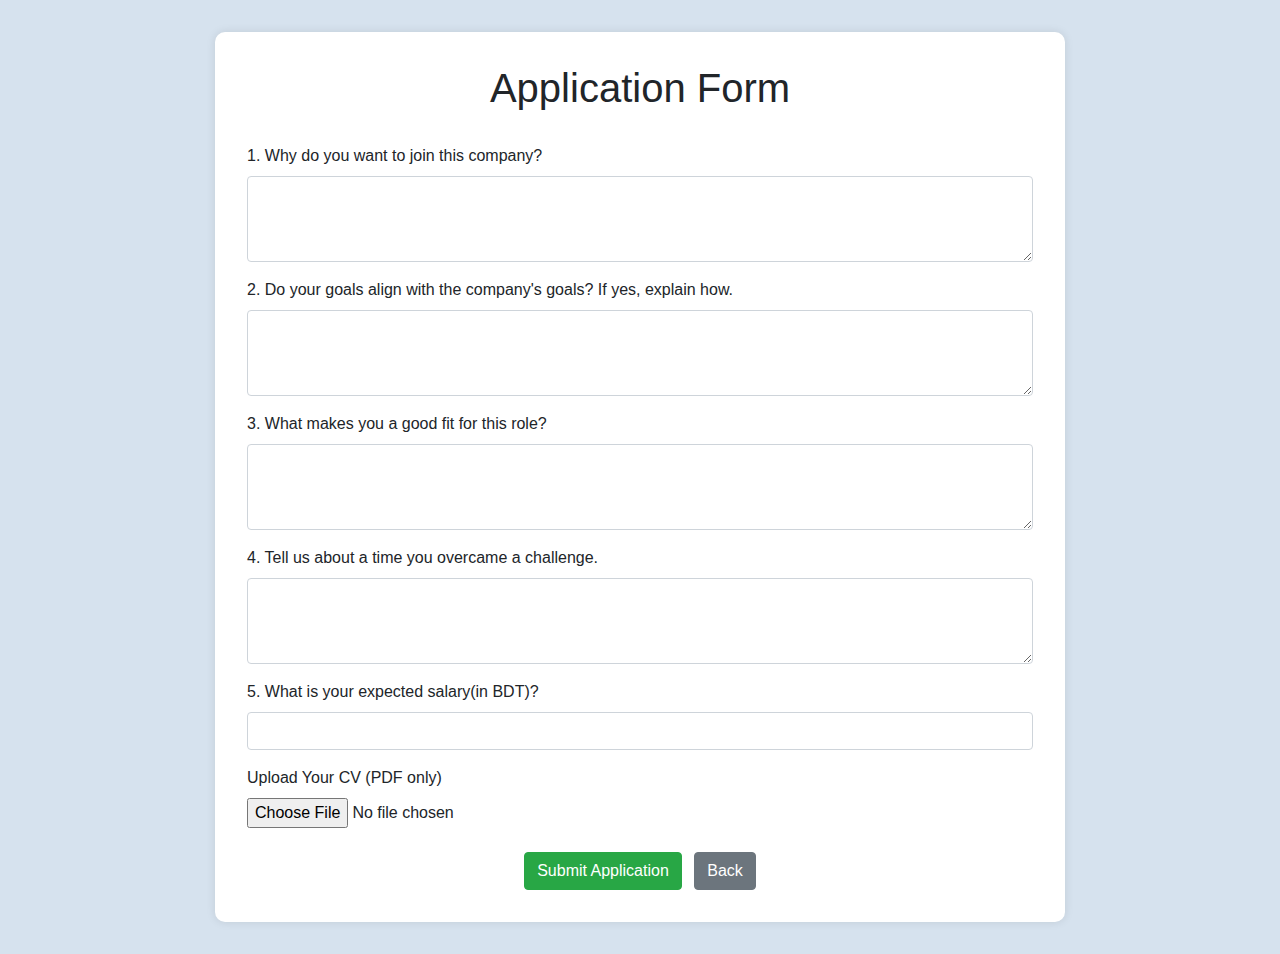
<file: application_form.html>
<!DOCTYPE html>
<html lang="en">

<head>
    <meta charset="UTF-8">
    <title>Application Form</title>
    <link rel="stylesheet" href="https://cdn.jsdelivr.net/npm/bootstrap@4.6.2/dist/css/bootstrap.min.css">
    <style>
        body {
            background-color: #d6e2ee;
            padding: 2rem;
        }

        .form-container {
            background-color: white;
            padding: 2rem;
            border-radius: 10px;
            box-shadow: 0 0 10px rgba(0, 0, 0, 0.1);
            max-width: 850px;
            margin: auto;
        }

        h1 {
            text-align: center;
            margin-bottom: 2rem;
        }
    </style>
</head>

<body>

    <div class="form-container">
        <h1>Application Form</h1>

        <form id="applicationForm">

            <div class="form-group">
                <label for="q1">1. Why do you want to join this company?</label>
                <textarea class="form-control" id="q1" rows="3" required></textarea>
            </div>

            <div class="form-group">
                <label for="q2">2. Do your goals align with the company's goals? If yes, explain how.</label>
                <textarea class="form-control" id="q2" rows="3" required></textarea>
            </div>

            <div class="form-group">
                <label for="q3">3. What makes you a good fit for this role?</label>
                <textarea class="form-control" id="q3" rows="3" required></textarea>
            </div>

            <div class="form-group">
                <label for="q4">4. Tell us about a time you overcame a challenge.</label>
                <textarea class="form-control" id="q4" rows="3" required></textarea>
            </div>

            <div class="form-group">
                <label for="salary">5. What is your expected salary(in BDT)?</label>
                <input type="number" class="form-control" id="salary" required>
            </div>

            <div class="form-group">
                <label for="cv">Upload Your CV (PDF only)</label>
                <input type="file" class="form-control-file" id="cv" accept=".pdf" required>
            </div>

            <div class="text-center mt-4">
                <button type="submit" class="btn btn-success">Submit Application</button>
                <button type="button" class="btn btn-secondary ml-2" onclick="goBack()">Back</button>
            </div>

        </form>
    </div>

    <script>
        function goBack() {
            window.history.back(); // goes back to previous page
        }

        document.getElementById("applicationForm").addEventListener("submit", function (event) {
            event.preventDefault();

            const q1 = document.getElementById("q1").value.trim();
            const q2 = document.getElementById("q2").value.trim();
            const q3 = document.getElementById("q3").value.trim();
            const q4 = document.getElementById("q4").value.trim();
            const salary = document.getElementById("salary").value.trim();
            const cv = document.getElementById("cv").files[0];

            if (!cv || !cv.name.endsWith(".pdf")) {
                alert("Please upload a valid PDF file for your CV.");
                return;
            }

            alert("Application submitted!\n\n" +
                "Q1: " + q1 + "\n" +
                "Q2: " + q2 + "\n" +
                "Q3: " + q3 + "\n" +
                "Q4: " + q4 + "\n" +
                "Expected Salary: $" + salary);
        });
    </script>

</body>

</html>
</file>
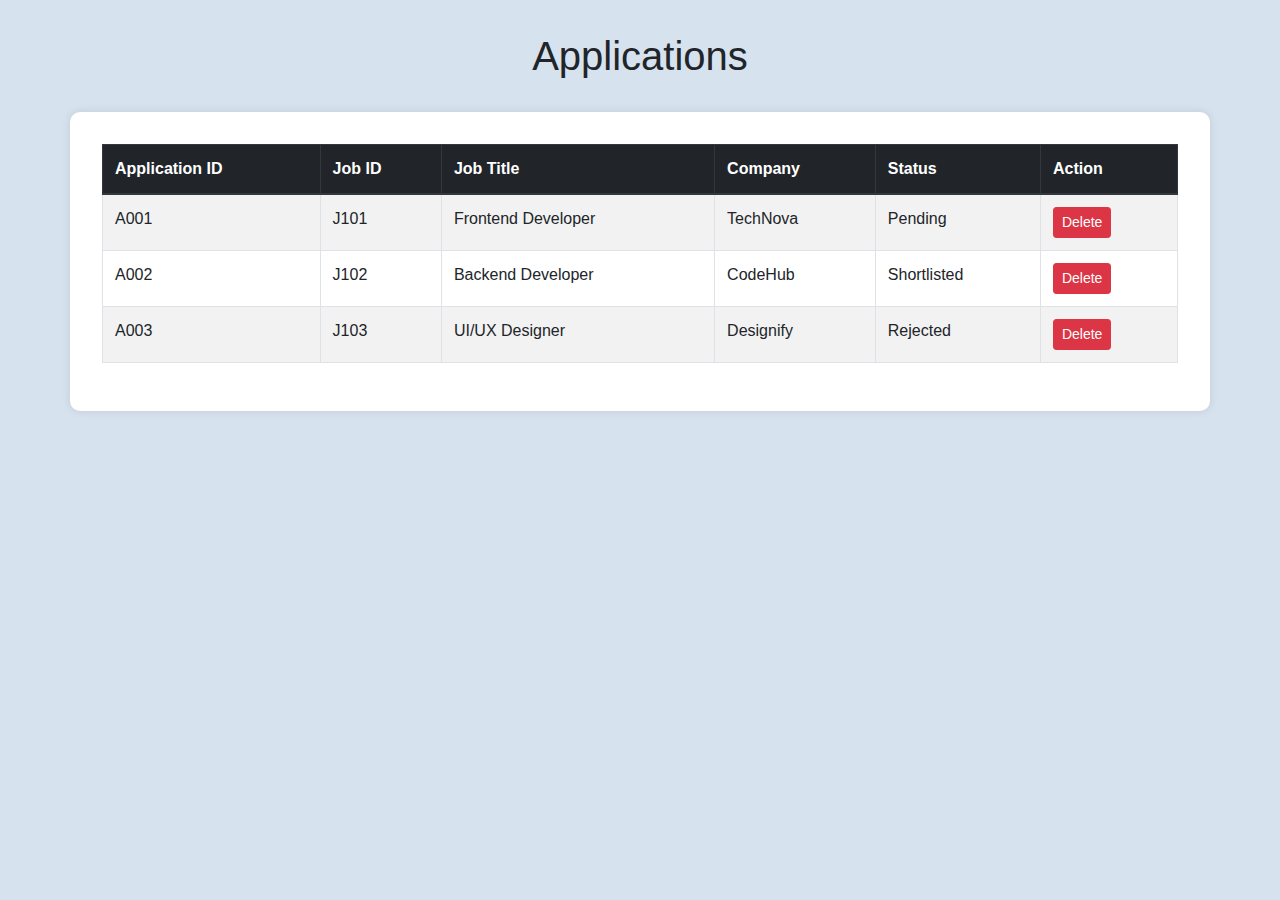
<file: application_intern.html>
<!DOCTYPE html>
<html lang="en">

<head>
    <meta charset="UTF-8">
    <title>Applications</title>
    <link rel="stylesheet" href="https://cdn.jsdelivr.net/npm/bootstrap@4.6.2/dist/css/bootstrap.min.css">
    <link rel="stylesheet" href="https://cdn.jsdelivr.net/npm/bootstrap@4.0.0/dist/css/bootstrap.min.css"
        integrity="sha384-Gn5384xqQ1aoWXA+058RXPxPg6fy4IWvTNh0E263XmFcJlSAwiGgFAW/dAiS6JXm" crossorigin="anonymous">
    <style>
        body {
            background-color: #d6e2ee;
            padding: 2rem;
        }

        h1 {
            margin-bottom: 2rem;
            text-align: center;
        }

        .table-container {
            background-color: white;
            padding: 2rem;
            border-radius: 10px;
            box-shadow: 0 0 10px rgba(0, 0, 0, 0.1);
        }
    </style>
</head>

<body>

    <h1>Applications</h1>

    <div class="container table-container">
        <table class="table table-bordered table-striped">
            <thead class="thead-dark">
                <tr>
                    <th>Application ID</th>
                    <th>Job ID</th>
                    <th>Job Title</th>
                    <th>Company</th>
                    <th>Status</th>
                    <th>Action</th>
                </tr>
            </thead>
            <tbody id="applicationTableBody">
                <!-- Dynamic rows go here -->
            </tbody>
        </table>
    </div>

    <script>
        // Sample application data (in real case, you'd fetch this from a backend)
        const applications = [
            { id: "A001", jobId: "J101", title: "Frontend Developer", company: "TechNova", status: "Pending" },
            { id: "A002", jobId: "J102", title: "Backend Developer", company: "CodeHub", status: "Shortlisted" },
            { id: "A003", jobId: "J103", title: "UI/UX Designer", company: "Designify", status: "Rejected" }
        ];

        function loadApplications() {
            const tbody = document.getElementById("applicationTableBody");
            tbody.innerHTML = ""; // Clear existing rows

            applications.forEach((app, index) => {
                const row = document.createElement("tr");

                row.innerHTML = `
          <td>${app.id}</td>
          <td>${app.jobId}</td>
          <td>${app.title}</td>
          <td>${app.company}</td>
          <td>${app.status}</td>
          <td><button class="btn btn-danger btn-sm" onclick="deleteApplication(${index})">Delete</button></td>
        `;

                tbody.appendChild(row);
            });
        }

        function deleteApplication(index) {
            if (confirm("Are you sure you want to delete this application?")) {
                applications.splice(index, 1);
                loadApplications(); // Reload the table
            }
        }

        // Load the table initially
        loadApplications();
    </script>

</body>

</html>
</file>
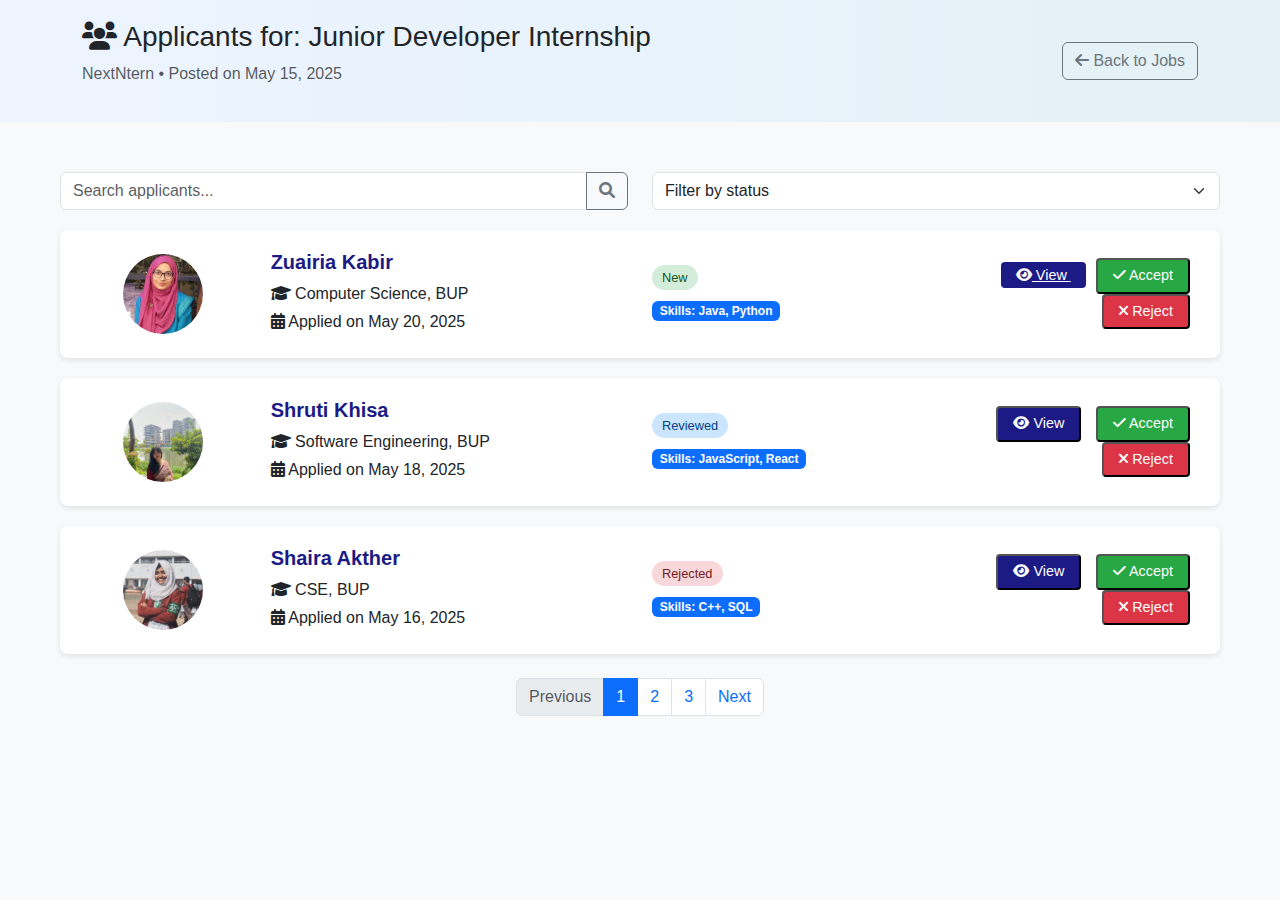
<file: candidateList.html>
<!DOCTYPE html>
<html lang="en">

<head>
  <meta charset="UTF-8">
  <meta name="viewport" content="width=device-width, initial-scale=1.0">
  <title>Applicants - nextNtern</title>
  <link href="https://cdn.jsdelivr.net/npm/bootstrap@5.3.0-alpha1/dist/css/bootstrap.min.css" rel="stylesheet">
  <link href="https://cdnjs.cloudflare.com/ajax/libs/font-awesome/6.0.0-beta3/css/all.min.css" rel="stylesheet">

  <style>
    body {
      font-family: 'Segoe UI', sans-serif;
      background-color: #f8f9fa;
    }

    .header {
      background: linear-gradient(to right, #edf4ff, #e3f1f6);
      padding: 20px 0;
      margin-bottom: 30px;
    }

    .applicants-container {
      max-width: 1200px;
      margin: 0 auto;
      padding: 20px;
    }

    .job-title {
      color: #1c1a85;
      border-bottom: 2px solid #1c1a85;
      padding-bottom: 10px;
      margin-bottom: 20px;
    }

    .applicant-card {
      background: white;
      border-radius: 8px;
      padding: 20px;
      margin-bottom: 20px;
      box-shadow: 0 2px 5px rgba(0, 0, 0, 0.1);
      transition: all 0.3s ease;
    }

    .applicant-card img {
      width: 80px;
      height: 80px;
      object-fit: cover;
    }

    .applicant-card:hover {
      transform: translateY(-3px);
      box-shadow: 0 5px 15px rgba(0, 0, 0, 0.1);
    }

    .applicant-name {
      color: #1c1a85;
      font-weight: 600;
    }

    .applicant-status {
      display: inline-block;
      padding: 3px 10px;
      border-radius: 20px;
      font-size: 0.8rem;
    }

    .status-new {
      background-color: #d4edda;
      color: #155724;
    }

    .status-reviewed {
      background-color: #cce5ff;
      color: #004085;
    }

    .status-rejected {
      background-color: #f8d7da;
      color: #721c24;
    }

    .action-btn {
      padding: 5px 15px;
      border-radius: 4px;
      font-size: 0.9rem;
      margin-right: 10px;
    }

    .btn-view {
      background-color: #1c1a85;
      color: white;
    }

    .btn-view:hover {
      background-color: #00b6c4;
    }

    .btn-accept {
      background-color: #28a745;
      color: white;
    }

    .btn-reject {
      background-color: #dc3545;
      color: white;
    }

    .search-box {
      margin-bottom: 20px;
    }

    .filter-options {
      margin-bottom: 20px;
    }
  </style>
</head>

<body>

  <!-- Header -->
  <div class="header">
    <div class="container">
      <div class="d-flex justify-content-between align-items-center">
        <div>
          <h3><i class="fas fa-users"></i> Applicants for: <span id="current-job-title">Junior Developer
              Internship</span></h3>
          <p class="text-muted">NextNtern • Posted on May 15, 2025</p>
        </div>
        <div>
          <a href="dashboard_employee.html" class="btn btn-outline-secondary">
            <i class="fas fa-arrow-left"></i> Back to Jobs
          </a>
        </div>
      </div>
    </div>
  </div>

  <!-- Main Content -->
  <div class="applicants-container">
    <!-- Search and Filter -->
    <div class="row">
      <div class="col-md-6">
        <div class="search-box">
          <div class="input-group">
            <input type="text" class="form-control" placeholder="Search applicants...">
            <button class="btn btn-outline-secondary" type="button">
              <i class="fas fa-search"></i>
            </button>
          </div>
        </div>
      </div>
      <div class="col-md-6">
        <div class="filter-options">
          <select class="form-select">
            <option selected>Filter by status</option>
            <option value="all applicants">All Applicants</option>
            <option value="new">New</option>
            <option value="reviewed">Reviewed</option>
            <option value="accepted">Accepted</option>
            <option value="rejected">Rejected</option>
          </select>

        </div>
      </div>
    </div>

    <!-- Applicants List -->
    <div class="applicants-list">
      <!-- Applicant 1 -->
      <div class="applicant-card">
        <div class="row align-items-center">
          <div class="col-md-2 text-center">
            <img src="images/zuairia.jpeg" class="rounded-circle" alt="Applicant">
          </div>
          <div class="col-md-4">
            <h5 class="applicant-name">Zuairia Kabir</h5>
            <p class="mb-1"><i class="fas fa-graduation-cap"></i> Computer Science, BUP</p>
            <p class="mb-1"><i class="fas fa-calendar-alt"></i> Applied on May 20, 2025</p>
          </div>
          <div class="col-md-3">
            <span class="applicant-status status-new">New</span>
            <div class="mt-2">
              <span class="badge bg-primary">Skills: Java, Python</span>
            </div>
          </div>
          <div class="col-md-3 text-end">
            <a href="intern_profile.html" class="action-btn btn-view">
              <i class="fas fa-eye"></i> View
            </a>

            <button class="action-btn btn-accept">
              <i class="fas fa-check"></i> Accept
            </button>
            <button class="action-btn btn-reject">
              <i class="fas fa-times"></i> Reject
            </button>
          </div>
        </div>
      </div>

      <!-- Applicant 2 -->
      <div class="applicant-card">
        <div class="row align-items-center">
          <div class="col-md-2 text-center">
            <img src="images/shruti.jpeg" class="rounded-circle" alt="Applicant">
          </div>
          <div class="col-md-4">
            <h5 class="applicant-name">Shruti Khisa</h5>
            <p class="mb-1"><i class="fas fa-graduation-cap"></i> Software Engineering, BUP</p>
            <p class="mb-1"><i class="fas fa-calendar-alt"></i> Applied on May 18, 2025</p>
          </div>
          <div class="col-md-3">
            <span class="applicant-status status-reviewed">Reviewed</span>
            <div class="mt-2">
              <span class="badge bg-primary">Skills: JavaScript, React</span>
            </div>
          </div>
          <div class="col-md-3 text-end">
            <button class="action-btn btn-view">
              <i class="fas fa-eye"></i> View
            </button>
            <button class="action-btn btn-accept">
              <i class="fas fa-check"></i> Accept
            </button>
            <button class="action-btn btn-reject">
              <i class="fas fa-times"></i> Reject
            </button>
          </div>
        </div>
      </div>

      <!-- Applicant 3 -->
      <div class="applicant-card">
        <div class="row align-items-center">
          <div class="col-md-2 text-center">
            <img src="images/diba.jpeg" class="rounded-circle" alt="Applicant">
          </div>
          <div class="col-md-4">
            <h5 class="applicant-name">Shaira Akther</h5>
            <p class="mb-1"><i class="fas fa-graduation-cap"></i> CSE, BUP</p>
            <p class="mb-1"><i class="fas fa-calendar-alt"></i> Applied on May 16, 2025</p>
          </div>
          <div class="col-md-3">
            <span class="applicant-status status-rejected">Rejected</span>
            <div class="mt-2">
              <span class="badge bg-primary">Skills: C++, SQL</span>
            </div>
          </div>
          <div class="col-md-3 text-end">
            <button class="action-btn btn-view">
              <i class="fas fa-eye"></i> View
            </button>
            <button class="action-btn btn-accept">
              <i class="fas fa-check"></i> Accept
            </button>
            <button class="action-btn btn-reject">
              <i class="fas fa-times"></i> Reject
            </button>
          </div>
        </div>
      </div>
    </div>

    <!-- Pagination -->
    <nav aria-label="Page navigation" class="mt-4">
      <ul class="pagination justify-content-center">
        <li class="page-item disabled">
          <a class="page-link" href="#" tabindex="-1">Previous</a>
        </li>
        <li class="page-item active"><a class="page-link" href="#">1</a></li>
        <li class="page-item"><a class="page-link" href="#">2</a></li>
        <li class="page-item"><a class="page-link" href="#">3</a></li>
        <li class="page-item">
          <a class="page-link" href="#">Next</a>
        </li>
      </ul>
    </nav>
  </div>

  <!-- Bootstrap JS -->
  <script src="https://cdn.jsdelivr.net/npm/bootstrap@5.3.0-alpha1/dist/js/bootstrap.bundle.min.js"></script>
  <script>
    // Handle applicant actions
    document.querySelectorAll('.btn-view').forEach(button => {
      button.addEventListener('click', function () {
        //alert('Viewing applicant details would open here');
      });
    });

    document.querySelectorAll('.btn-accept').forEach(button => {
      button.addEventListener('click', function () {
        const card = this.closest('.applicant-card');
        const status = card.querySelector('.applicant-status');
        status.textContent = 'Accepted';
        status.className = 'applicant-status status-reviewed';
        card.setAttribute('data-status', 'accepted');
        alert('Applicant has been accepted');
        applyFilters();
      });
    });

    document.querySelectorAll('.btn-reject').forEach(button => {
      button.addEventListener('click', function () {
        const card = this.closest('.applicant-card');
        const status = card.querySelector('.applicant-status');
        status.textContent = 'Rejected';
        status.className = 'applicant-status status-rejected';
        card.setAttribute('data-status', 'rejected');
        alert('Applicant has been rejected');
        applyFilters();
      });
    });

    // Search and filter functionality
    const searchInput = document.querySelector('.search-box input');
    const filterSelect = document.querySelector('.filter-options select');
    const applicantCards = document.querySelectorAll('.applicant-card');

    searchInput.addEventListener('input', applyFilters);
    filterSelect.addEventListener('change', applyFilters);

    function applyFilters() {
      const searchTerm = searchInput.value.toLowerCase();
      const selectedFilter = filterSelect.value.toLowerCase();

      applicantCards.forEach(card => {
        const name = card.querySelector('.applicant-name').textContent.toLowerCase();
        const status = card.getAttribute('data-status') || 'new';

        const matchesSearch = name.includes(searchTerm);
        const matchesFilter = selectedFilter === 'filter by status' || selectedFilter === 'all applicants' || status === selectedFilter;

        if (matchesSearch && matchesFilter) {
          card.style.display = '';
        } else {
          card.style.display = 'none';
        }
      });
    }

    // Initialize status data attributes
    document.querySelectorAll('.applicant-card').forEach(card => {
      const statusText = card.querySelector('.applicant-status').textContent.trim().toLowerCase();
      card.setAttribute('data-status', statusText);
    });
  </script>

</body>

</html>
</file>
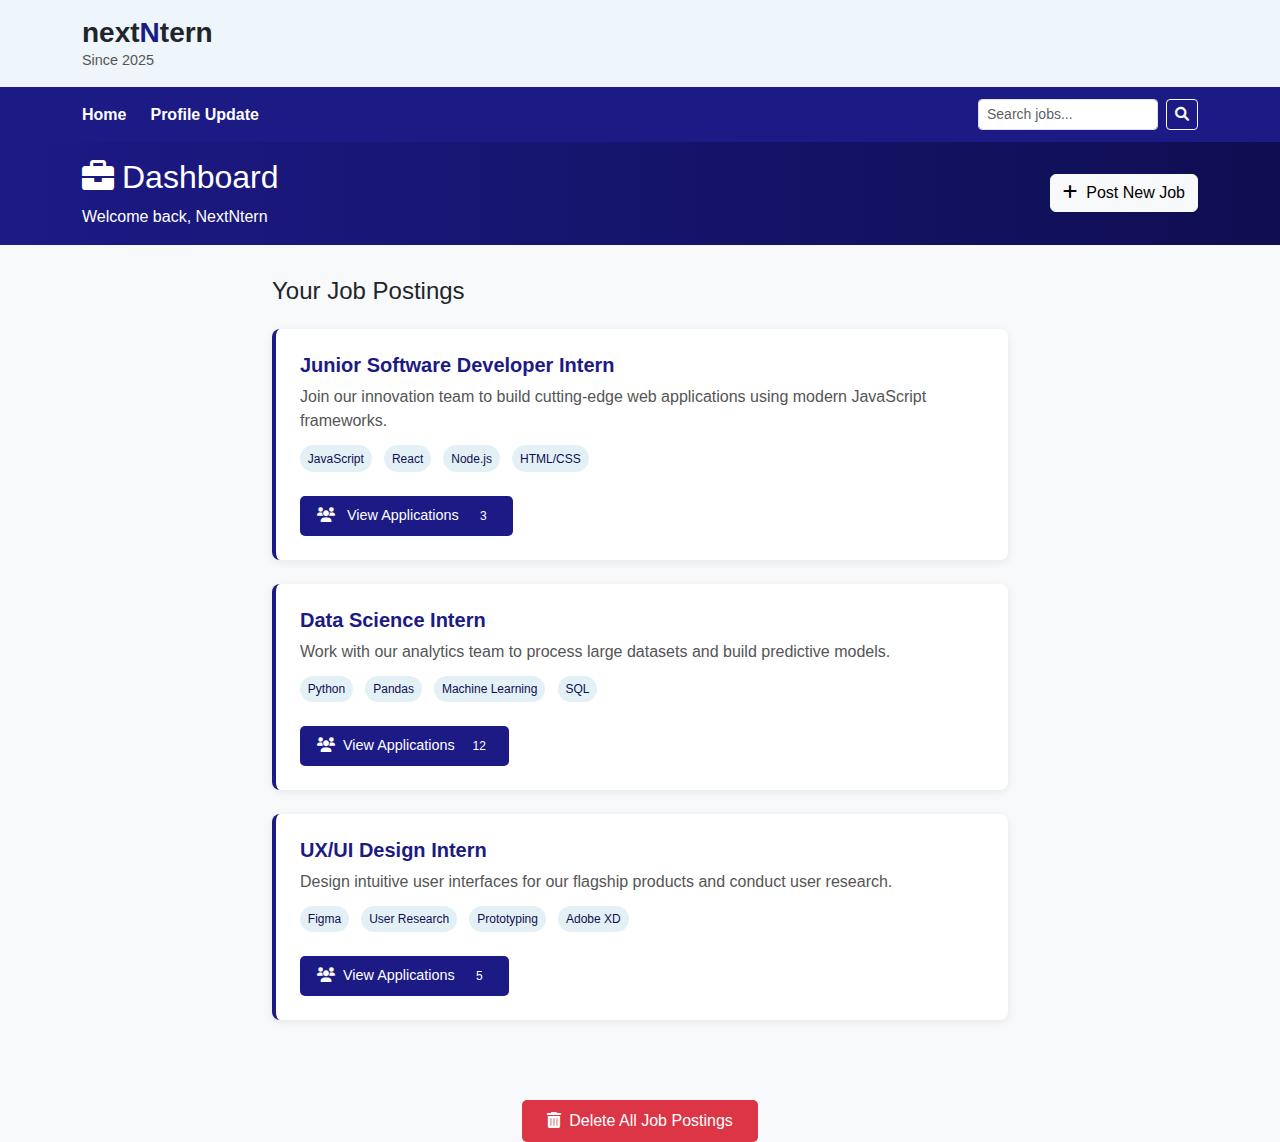
<file: dashboard_employee.html>
<!DOCTYPE html>
<html lang="en">

<head>
    <meta charset="UTF-8">
    <meta name="viewport" content="width=device-width, initial-scale=1.0">
    <title>Employer Dashboard - nextNtern</title>
    <link href="https://cdn.jsdelivr.net/npm/bootstrap@5.3.0-alpha1/dist/css/bootstrap.min.css" rel="stylesheet">
    <link href="https://cdnjs.cloudflare.com/ajax/libs/font-awesome/6.0.0-beta3/css/all.min.css" rel="stylesheet">
    <style>
        body {
            font-family: 'Segoe UI', sans-serif;
            background-color: #f8f9fa;
        }

        .dashboard-header {
            background: linear-gradient(to right, #1c1a85, #0f0e52);
            color: white;
            padding: 1rem 0;
            /* reduced height */
            margin-bottom: 2rem;
        }

        .job-card {
            background: white;
            border-radius: 8px;
            padding: 1.5rem;
            margin-bottom: 1.5rem;
            box-shadow: 0 2px 10px rgba(0, 0, 0, 0.08);
            transition: all 0.3s ease;
            border-left: 4px solid #1c1a85;
        }

        .job-card:hover {
            transform: translateY(-3px);
            box-shadow: 0 5px 15px rgba(0, 0, 0, 0.1);
        }

        .job-title {
            color: #1c1a85;
            font-weight: 600;
            margin-bottom: 0.5rem;
        }

        .job-description {
            color: #555;
            margin-bottom: 0.75rem;
        }

        .skills-badge {
            background-color: #e3f1f6;
            color: #0f0e52;
            padding: 0.35em 0.65em;
            border-radius: 50rem;
            font-size: 0.75em;
            margin-right: 0.5rem;
            margin-bottom: 0.5rem;
            display: inline-block;
        }

        .btn-view-applicants {
            background-color: #1c1a85;
            color: white;
            padding: 0.4rem 1rem;
            border-radius: 5px;
            font-size: 0.9rem;
            margin-top: 1rem;
        }

        .btn-view-applicants:hover {
            background-color: #00b6c4;
            color: white;
        }

        .btn-delete-all {
            background-color: #dc3545;
            color: white;
            padding: 0.5rem 1.5rem;
            border-radius: 5px;
            margin-top: 2rem;
        }

        .btn-delete-all:hover {
            background-color: #bb2d3b;
            color: white;
        }

        .applicant-count {
            background-color: #1c1a85;
            color: white;
            border-radius: 50%;
            width: 25px;
            height: 25px;
            display: inline-flex;
            align-items: center;
            justify-content: center;
            font-size: 0.75rem;
            margin-left: 0.5rem;
        }

        form[role="search"] input {
            width: 180px;
        }
    </style>
</head>

<body>

    <!-- Custom Header -->
    <div style="background-color: #eef5fb; padding: 1rem 2rem;">
        <div class="container d-flex justify-content-between align-items-center">
            <div>
                <h3 style="margin: 0; font-weight: bold;">
                    next<span style="color: #1c1a85;">N</span>tern
                </h3>
                <p style="margin: 0; font-size: 0.9rem; color: #555;">Since 2025</p>
            </div>
        </div>
    </div>

    <!-- Navigation Bar with Search -->
    <nav style="background-color: #1c1a85; padding: 0.75rem 2rem;">
        <div class="container d-flex justify-content-between align-items-center">
            <div class="d-flex gap-4">
                <a href="employer homepage.html" class="text-white fw-bold text-decoration-none">Home</a>
                <a href="employer profile.html" class="text-white fw-bold text-decoration-none">Profile Update</a>
            </div>
            <form class="d-flex" role="search">
                <input class="form-control form-control-sm me-2 search-input" type="search" placeholder="Search jobs..."
                    aria-label="Search">

                <button class="btn btn-outline-light btn-sm" type="submit"><i class="fas fa-search"></i></button>
            </form>
        </div>
    </nav>

    <!-- Dashboard Header -->
    <div class="dashboard-header">
        <div class="container">
            <div class="d-flex justify-content-between align-items-center">
                <div>
                    <h2><i class="fas fa-briefcase me-2"></i>Dashboard</h2>
                    <p class="mb-0">Welcome back, NextNtern</p>
                </div>
                <div>
                    <a href="post a job.html" class="btn btn-light">
                        <i class="fas fa-plus me-2"></i>Post New Job
                    </a>
                </div>
            </div>
        </div>
    </div>

    <!-- Main Content -->
    <div class="container">
        <div class="row">
            <div class="col-lg-8 mx-auto">
                <h4 class="mb-4">Your Job Postings</h4>

                <!-- Job Card 1 -->
                <div class="job-card">
                    <h5 class="job-title">Junior Software Developer Intern</h5>
                    <p class="job-description">Join our innovation team to build cutting-edge web applications using
                        modern JavaScript frameworks.</p>
                    <div>
                        <span class="skills-badge">JavaScript</span>
                        <span class="skills-badge">React</span>
                        <span class="skills-badge">Node.js</span>
                        <span class="skills-badge">HTML/CSS</span>
                    </div>
                    <a href="candidateList.html" class="btn btn-view-applicants">
                        <i class="fas fa-users me-2"></i> View Applications
                        <span class="applicant-count">3</span>
                    </a>

                </div>

                <!-- Job Card 2 -->
                <div class="job-card">
                    <h5 class="job-title">Data Science Intern</h5>
                    <p class="job-description">Work with our analytics team to process large datasets and build
                        predictive models.</p>
                    <div>
                        <span class="skills-badge">Python</span>
                        <span class="skills-badge">Pandas</span>
                        <span class="skills-badge">Machine Learning</span>
                        <span class="skills-badge">SQL</span>
                    </div>
                    <button class="btn btn-view-applicants">
                        <i class="fas fa-users me-2"></i>View Applications
                        <span class="applicant-count">12</span>
                    </button>
                </div>

                <!-- Job Card 3 -->
                <div class="job-card">
                    <h5 class="job-title">UX/UI Design Intern</h5>
                    <p class="job-description">Design intuitive user interfaces for our flagship products and conduct
                        user research.</p>
                    <div>
                        <span class="skills-badge">Figma</span>
                        <span class="skills-badge">User Research</span>
                        <span class="skills-badge">Prototyping</span>
                        <span class="skills-badge">Adobe XD</span>
                    </div>
                    <button class="btn btn-view-applicants">
                        <i class="fas fa-users me-2"></i>View Applications
                        <span class="applicant-count">5</span>
                    </button>
                </div>

                <!-- Delete All Button -->
                <div class="text-center mt-5">
                    <button class="btn btn-delete-all" data-bs-toggle="modal" data-bs-target="#deleteModal">
                        <i class="fas fa-trash-alt me-2"></i>Delete All Job Postings
                    </button>
                </div>
            </div>
        </div>
    </div>

    <!-- Delete Confirmation Modal -->
    <div class="modal fade" id="deleteModal" tabindex="-1" aria-labelledby="deleteModalLabel" aria-hidden="true">
        <div class="modal-dialog">
            <div class="modal-content">
                <div class="modal-header bg-danger text-white">
                    <h5 class="modal-title" id="deleteModalLabel">Confirm Deletion</h5>
                    <button type="button" class="btn-close btn-close-white" data-bs-dismiss="modal"
                        aria-label="Close"></button>
                </div>
                <div class="modal-body">
                    <p>Are you sure you want to delete <strong>all</strong> job postings?</p>
                    <p class="text-danger"><i class="fas fa-exclamation-circle me-2"></i>This action cannot be undone.
                        All applications will be lost.</p>
                </div>
                <div class="modal-footer">
                    <button type="button" class="btn btn-secondary" data-bs-dismiss="modal">Cancel</button>
                    <button type="button" class="btn btn-danger" id="confirmDelete">Delete All</button>
                </div>
            </div>
        </div>
    </div>

    <!-- Bootstrap & JS -->
    <script src="https://cdn.jsdelivr.net/npm/bootstrap@5.3.0-alpha1/dist/js/bootstrap.bundle.min.js"></script>
    <script>
        // View Applications
        document.querySelectorAll('.btn-view-applicants').forEach(button => {
            button.addEventListener('click', function () {
                const jobTitle = this.closest('.job-card').querySelector('.job-title').textContent;
                //alert(`Redirecting to applications for: ${jobTitle}`);
            });
        });

        // Delete All
        document.getElementById('confirmDelete').addEventListener('click', function () {
            alert('All job postings have been deleted.');
            document.querySelectorAll('.job-card').forEach(card => card.remove());
            const modal = bootstrap.Modal.getInstance(document.getElementById('deleteModal'));
            modal.hide();
        });
    </script>
    <script>
        // View Applications (already present)
        document.querySelectorAll('.btn-view-applicants').forEach(button => {
            button.addEventListener('click', function () {
                const jobTitle = this.closest('.job-card').querySelector('.job-title').textContent;
                // alert(`Redirecting to applications for: ${jobTitle}`);
            });
        });

        // Delete All (already present)
        document.getElementById('confirmDelete').addEventListener('click', function () {
            alert('All job postings have been deleted.');
            document.querySelectorAll('.job-card').forEach(card => card.remove());
            const modal = bootstrap.Modal.getInstance(document.getElementById('deleteModal'));
            modal.hide();
        });

        // 🔍 Job Search Functionality
        document.querySelector('.search-input').addEventListener('input', function () {
            const searchTerm = this.value.toLowerCase();
            const jobCards = document.querySelectorAll('.job-card');

            jobCards.forEach(card => {
                const title = card.querySelector('.job-title').textContent.toLowerCase();
                const description = card.querySelector('.job-description').textContent.toLowerCase();
                if (title.includes(searchTerm) || description.includes(searchTerm)) {
                    card.style.display = '';
                } else {
                    card.style.display = 'none';
                }
            });
        });
    </script>

</body>

</html>
</file>
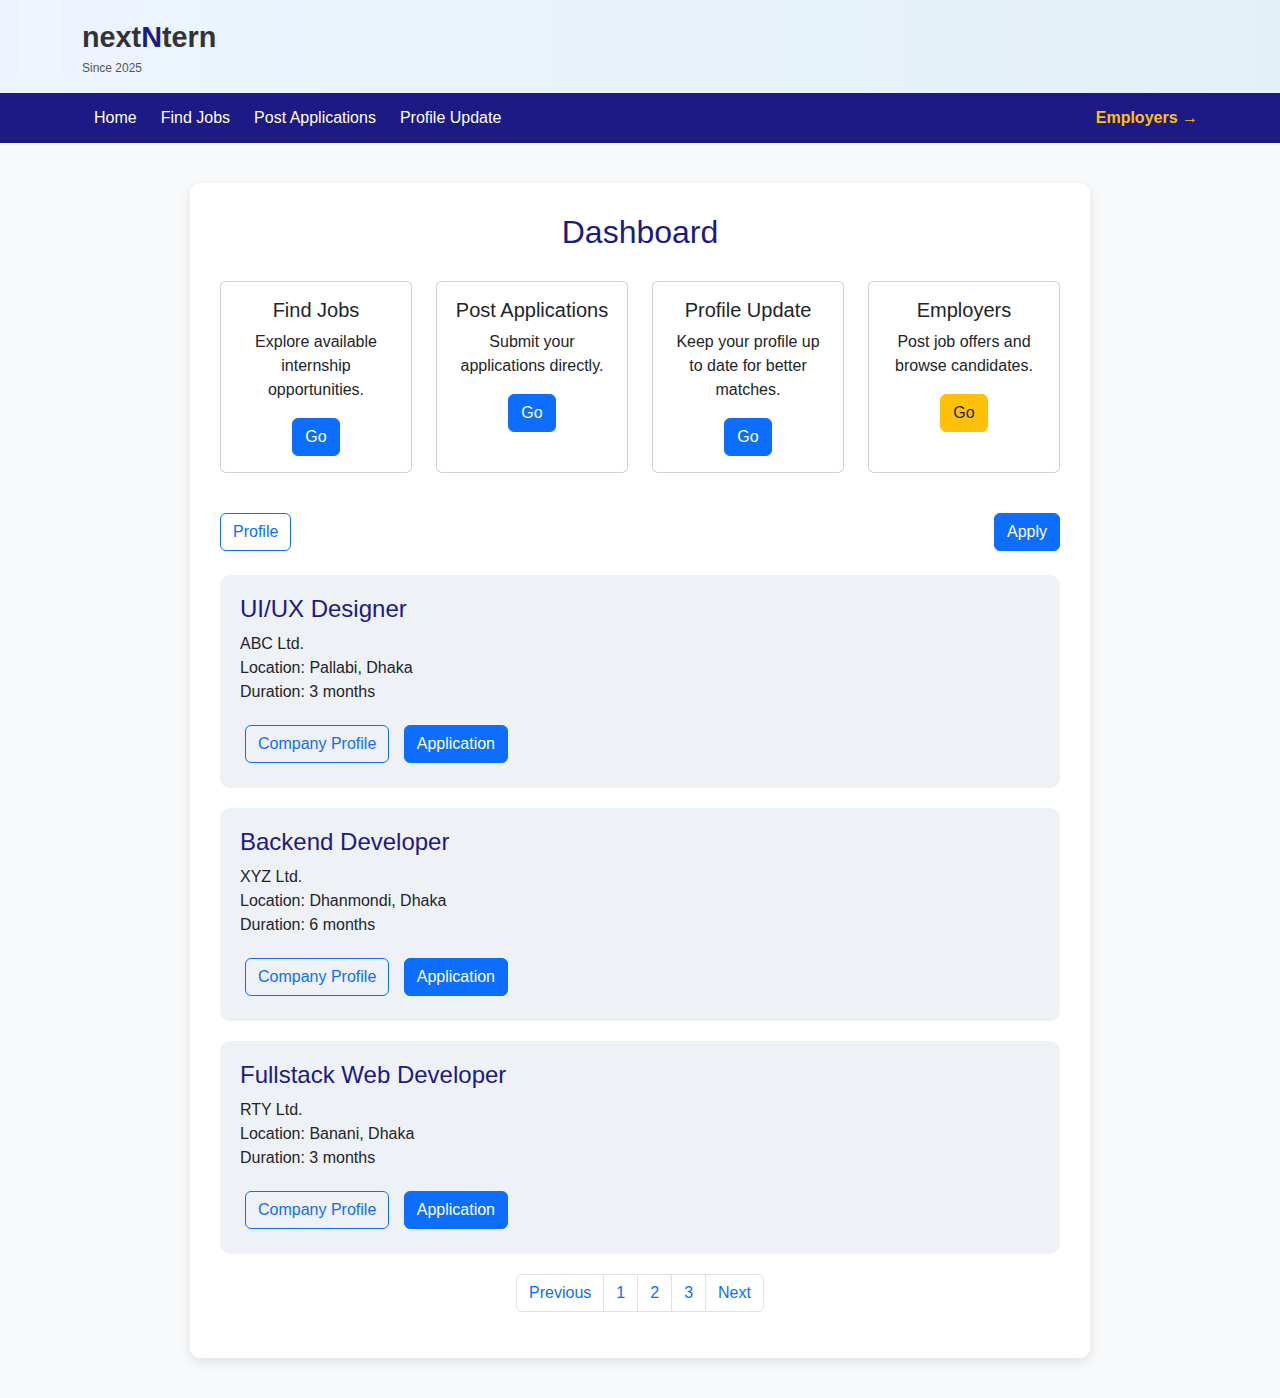
<file: dashboard_intern.html>
<!DOCTYPE html>
<html lang="en">

<head>
  <meta charset="UTF-8">
  <meta name="viewport" content="width=device-width, initial-scale=1.0">
  <title>Dashboard</title>
  <link href="https://cdn.jsdelivr.net/npm/bootstrap@5.3.0/dist/css/bootstrap.min.css" rel="stylesheet">
  <link href="https://cdnjs.cloudflare.com/ajax/libs/font-awesome/6.0.0-beta3/css/all.min.css" rel="stylesheet">
  <link href="https://cdnjs.cloudflare.com/ajax/libs/animate.css/4.1.1/animate.min.css" rel="stylesheet">
  <style>
    body {
      font-family: 'Segoe UI', sans-serif;
      background-color: #f8f9fa;
      scroll-behavior: smooth;
    }

    /* Updated Header Styles */
    .top-header {
      background: linear-gradient(to right, #edf4ff, #e3f1f6);
      padding: 1rem 0;
      box-shadow: 0 2px 4px rgba(0, 0, 0, 0.05);
    }

    .logo-text {
      font-size: 1.8rem;
      font-weight: bold;
      color: #333;
      transition: transform 0.3s ease;
    }

    .logo-text:hover {
      transform: scale(1.05);
    }

    .logo-highlight {
      color: #1c1a85;
      font-weight: bold;
    }

    .subtext {
      font-size: 0.75rem;
      color: #555;
    }

    .main-nav {
      background-color: #1c1a85;
      padding: 0.3rem 0;
    }

    .main-nav .nav-links a {
      color: white !important;
      font-weight: 500;
      transition: all 0.3s ease-in-out;
      padding: 8px 12px !important;
      text-decoration: none;
    }

    .main-nav .nav-links a:hover {
      background-color: #2c2c6d;
      border-radius: 4px;
    }

    .employers-link {
      color: #ffc107 !important;
      font-weight: bold;
      position: relative;
      text-decoration: none;
    }

    .employers-link::after {
      content: '';
      position: absolute;
      width: 0;
      height: 2px;
      bottom: 0;
      left: 0;
      background-color: #ffc107;
      transition: width 0.3s ease;
    }

    .employers-link:hover::after {
      width: 100%;
    }

    /* Rest of your existing styles */
    .dashboard {
      max-width: 900px;
      margin: 40px auto;
      background: white;
      border-radius: 10px;
      box-shadow: 0 4px 12px rgba(0, 0, 0, 0.1);
      padding: 30px;
    }

    .dashboard h2 {
      text-align: center;
      color: #1c1a85;
      margin-bottom: 30px;
    }

    .job-card {
      background-color: #eef1f6;
      padding: 20px;
      border-radius: 10px;
      margin-bottom: 20px;
    }

    .job-card h4 {
      color: #1c1a85;
    }

    .job-card .btn {
      margin: 5px;
    }
  </style>
</head>

<body>

  <!-- Updated Header Start -->
  <header class="animate__animated animate__fadeInDown">
    <div class="top-header">
      <div class="container">
        <div class="d-flex justify-content-between align-items-center">
          <div class="d-flex flex-column">
            <div class="brand">
              <span class="logo-text">next<span class="logo-highlight">N</span>tern</span>
            </div>
            <small class="subtext">Since 2025</small>
          </div>
        </div>
      </div>
    </div>

    <div class="main-nav">
      <div class="container">
        <div class="d-flex justify-content-between align-items-center">
          <div class="nav-links d-flex">
            <a href="homepage.html">Home</a>
            <a href="application_intern.html">Find Jobs</a>
            <a href="application_form.html">Post Applications</a>
            <a href="intern_profile.html">Profile Update</a>
          </div>
          <div>
            <a href="employer homepage.html" class="employers-link">Employers →</a>
          </div>
        </div>
      </div>
    </div>
  </header>
  <!-- Updated Header End -->

  <div class="dashboard">
    <h2>Dashboard</h2>

    <div class="row mb-4 text-center">
      <div class="col-md-3 mb-3">
        <div class="card h-100">
          <div class="card-body">
            <h5 class="card-title">Find Jobs</h5>
            <p class="card-text">Explore available internship opportunities.</p>
            <a href="application_intern.html" class="btn btn-primary">Go</a>
          </div>
        </div>
      </div>
      <div class="col-md-3 mb-3">
        <div class="card h-100">
          <div class="card-body">
            <h5 class="card-title">Post Applications</h5>
            <p class="card-text">Submit your applications directly.</p>
            <a href="application_form.html" class="btn btn-primary">Go</a>
          </div>
        </div>
      </div>
      <div class="col-md-3 mb-3">
        <div class="card h-100">
          <div class="card-body">
            <h5 class="card-title">Profile Update</h5>
            <p class="card-text">Keep your profile up to date for better matches.</p>
            <a href="intern_profile.html" class="btn btn-primary">Go</a>
          </div>
        </div>
      </div>
      <div class="col-md-3 mb-3">
        <div class="card h-100">
          <div class="card-body">
            <h5 class="card-title">Employers</h5>
            <p class="card-text">Post job offers and browse candidates.</p>
            <a href="employer homepage.html" class="btn btn-warning text-dark">Go</a>
          </div>
        </div>
      </div>
    </div>

    <div class="d-flex justify-content-between align-items-center mb-4 flex-wrap">
      <a href="intern_profile.html" class="btn btn-outline-primary">Profile</a>
      <button class="btn btn-primary mt-2 mt-sm-0" onclick="window.location.href='create_post.html'">Apply</button>
    </div>

    <div id="job-list">
      <!-- Job cards will be dynamically inserted here -->
    </div>

    <nav>
      <ul class="pagination justify-content-center">
        <li class="page-item"><a class="page-link" href="#" onclick="prevPage()">Previous</a></li>
        <li class="page-item"><a class="page-link" href="#" onclick="gotoPage(1)">1</a></li>
        <li class="page-item"><a class="page-link" href="#" onclick="gotoPage(2)">2</a></li>
        <li class="page-item"><a class="page-link" href="#" onclick="gotoPage(3)">3</a></li>
        <li class="page-item"><a class="page-link" href="#" onclick="nextPage()">Next</a></li>
      </ul>
    </nav>
  </div>

  <script>
    const jobs = [
      { title: "UI/UX Designer", company: "ABC Ltd.", location: "Pallabi, Dhaka", duration: "3 months" },
      { title: "Backend Developer", company: "XYZ Ltd.", location: "Dhanmondi, Dhaka", duration: "6 months" },
      { title: "Fullstack Web Developer", company: "RTY Ltd.", location: "Banani, Dhaka", duration: "3 months" },
      { title: "Frontend Developer", company: "CodeMax", location: "Uttara, Dhaka", duration: "4 months" },
      { title: "Data Analyst Intern", company: "DataPulse", location: "Gulshan, Dhaka", duration: "3 months" },
      { title: "Product Manager Intern", company: "Innovate Ltd.", location: "Mohakhali, Dhaka", duration: "6 months" },
      { title: "QA Tester", company: "BugFinders", location: "Mirpur, Dhaka", duration: "3 months" }
    ];

    let currentPage = 1;
    const jobsPerPage = 3;

    function displayJobs() {
      const jobList = document.getElementById("job-list");
      jobList.innerHTML = "";
      const start = (currentPage - 1) * jobsPerPage;
      const end = start + jobsPerPage;
      const paginatedJobs = jobs.slice(start, end);

      paginatedJobs.forEach(job => {
        const card = document.createElement("div");
        card.className = "job-card";
        card.innerHTML = `
        <h4>${job.title}</h4>
        <p>${job.company}<br>Location: ${job.location}<br>Duration: ${job.duration}</p>
        <div>
          <button class="btn btn-outline-primary" onclick="window.location.href='company_details.html'">Company Profile</button>
          <button class="btn btn-primary" onclick="window.location.href='application_form.html'">Application</button>
        </div>
      `;
        jobList.appendChild(card);
      });
    }

    function gotoPage(page) {
      currentPage = page;
      displayJobs();
    }

    function nextPage() {
      if (currentPage * jobsPerPage < jobs.length) {
        currentPage++;
        displayJobs();
      }
    }

    function prevPage() {
      if (currentPage > 1) {
        currentPage--;
        displayJobs();
      }
    }

    document.addEventListener("DOMContentLoaded", displayJobs);
  </script>

  <script src="https://cdn.jsdelivr.net/npm/bootstrap@5.3.0/dist/js/bootstrap.bundle.min.js"></script>
</body>

</html>
</file>
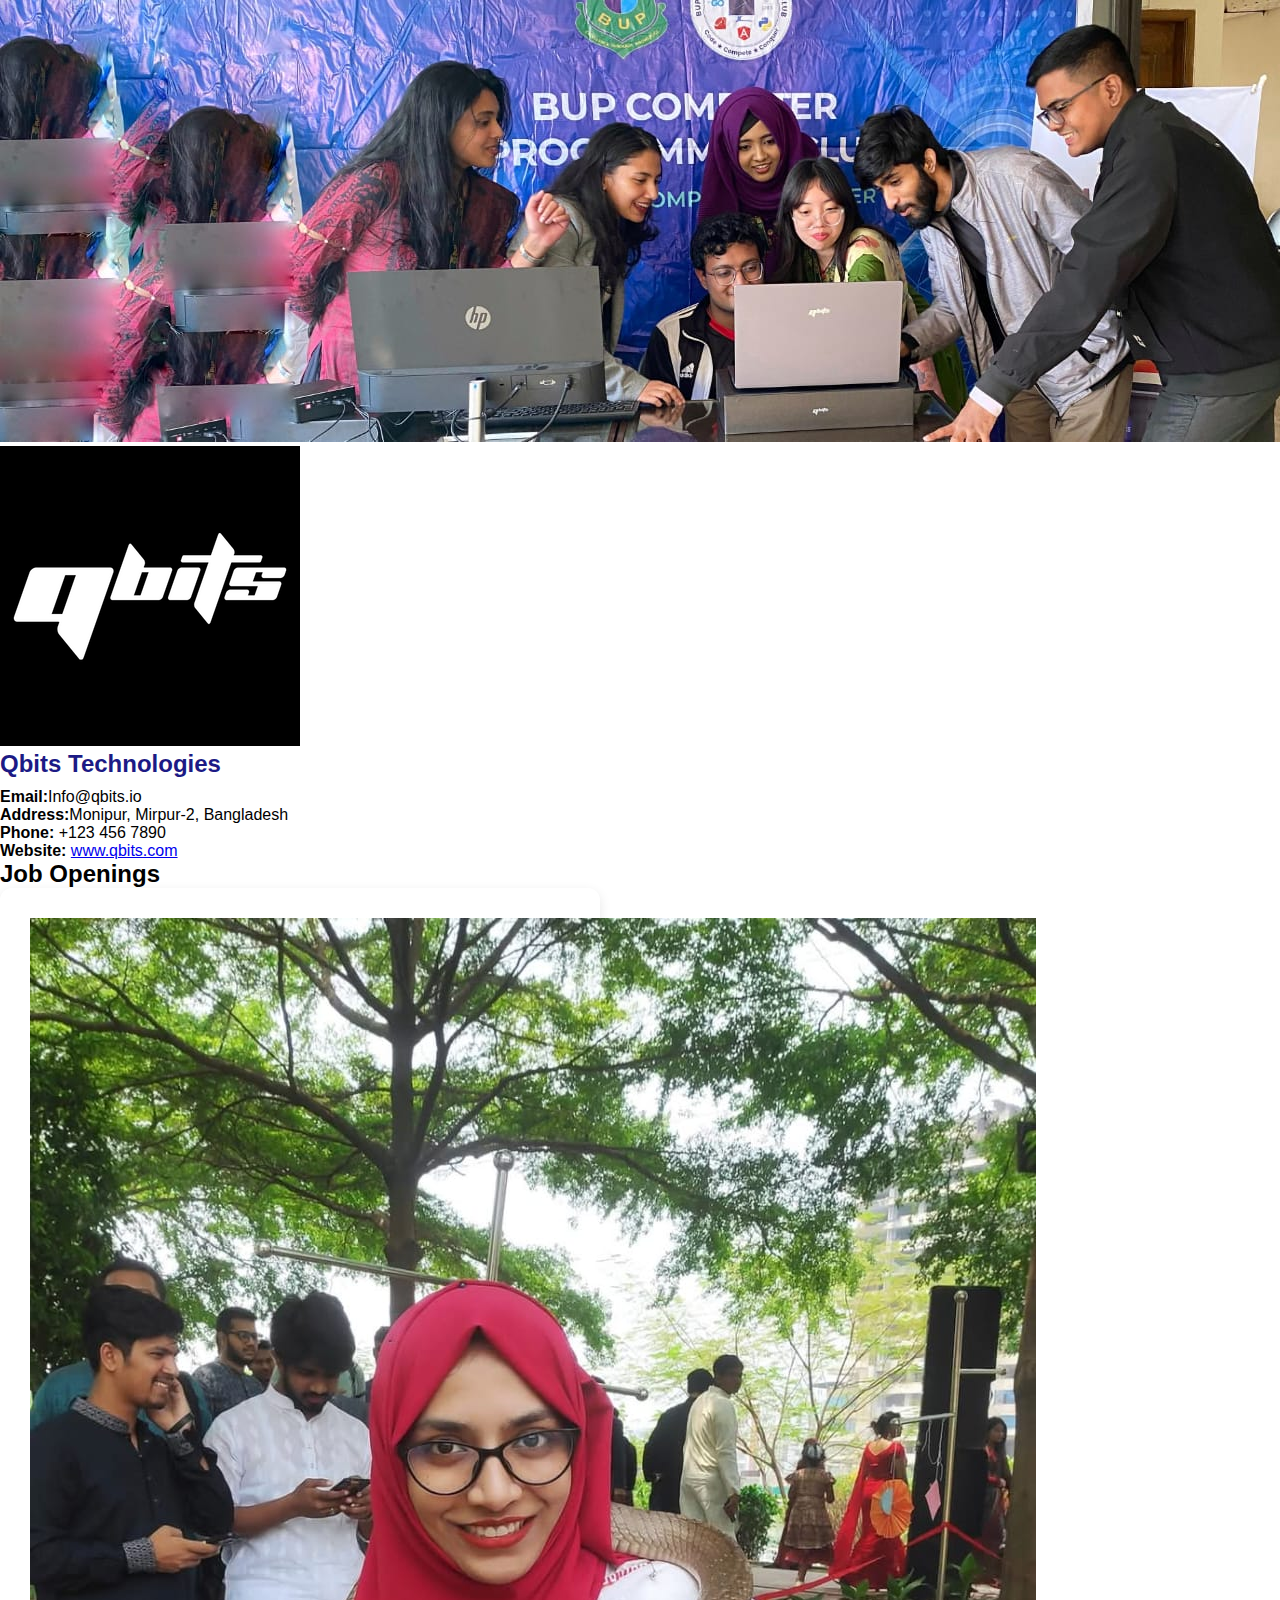
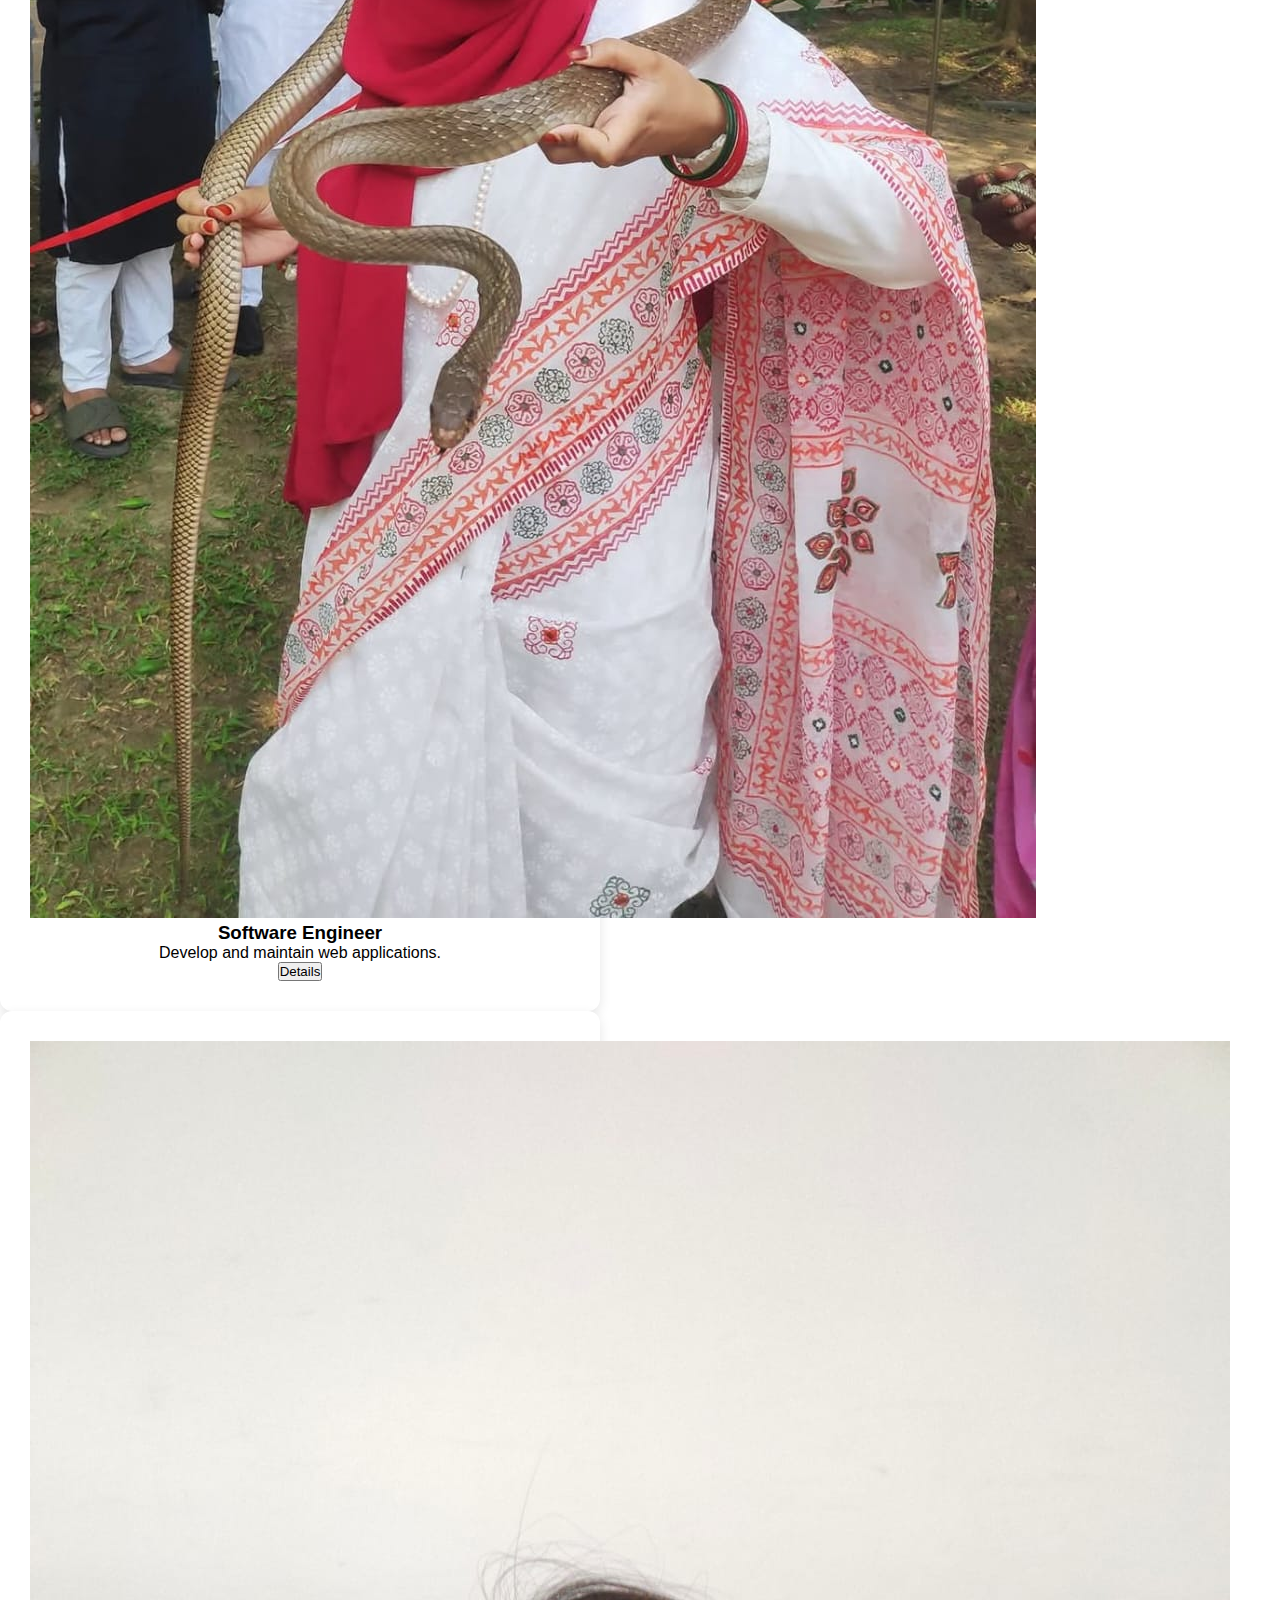
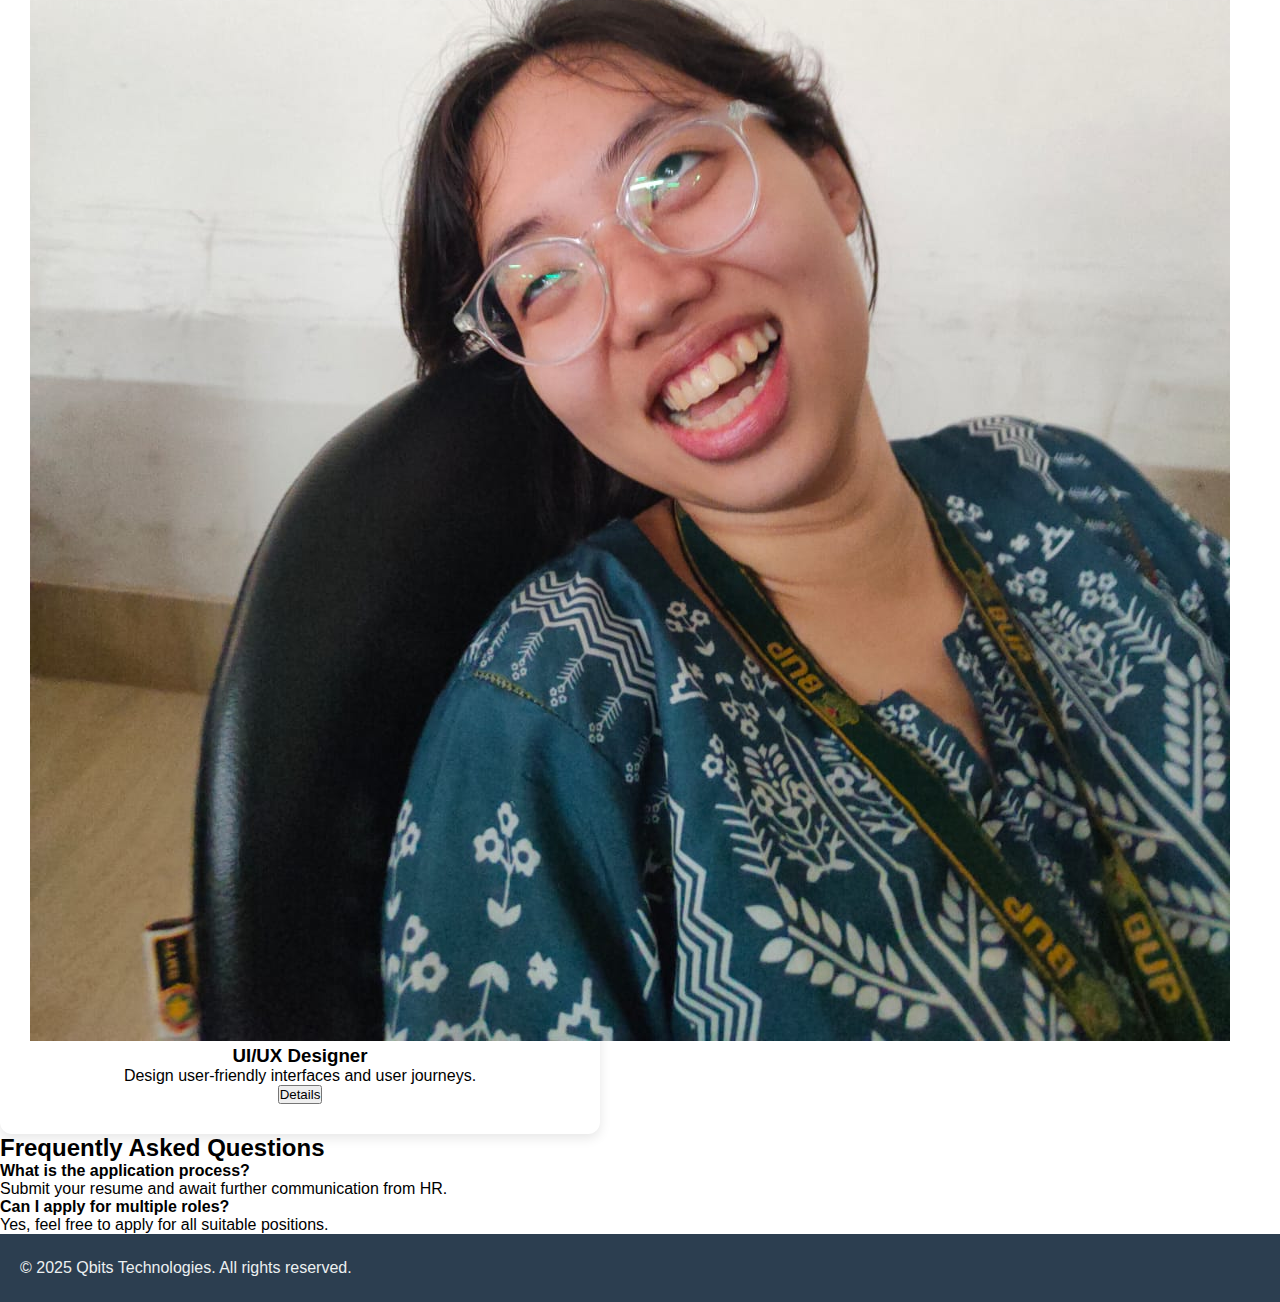
<file: employer profile.html>
<!DOCTYPE html>
<html lang="en">
<head>
  <meta charset="UTF-8" />
  <meta name="viewport" content="width=device-width, initial-scale=1.0" />
  <title>Employer Profile</title>
  <link rel="stylesheet" href="style.css">
</head>
<body class="EmployerBody">
<div class = "fullcover">
  <div class="cover-section">
    <img src="images/c.jpeg" alt="Cover" class="cover-photo" />
    <img src="images/qbits.png" alt="Company Logo" class="profile-picture" />
  </div>

  <div class="company-details">
    <h1 class="company-name">Qbits Technologies</h1>
    <p><strong>Email:</strong>Info@qbits.io</p>
    <p><strong>Address:</strong>Monipur, Mirpur-2, Bangladesh</p>
    <p><strong>Phone:</strong> +123 456 7890</p>
    <p><strong>Website:</strong> <a href="https://qbits.io/" target="_blank">www.qbits.com</a></p>
  </div>
  <div class="job-posts-section">
    <h2>Job Openings</h2>

    <div class="job-post">
      <img src="images/zu.jpeg" alt="Job Image" class="job-image" />
      <div class="job-info">
        <h3>Software Engineer</h3>
        <p>Develop and maintain web applications.</p>
        <button class="details-button">Details</button>
      </div>
    </div>

    <div class="job-post">
      <img src="images/su.jpeg" alt="Job Image" class="job-image" />
      <div class="job-info">
        <h3>UI/UX Designer</h3>
        <p>Design user-friendly interfaces and user journeys.</p>
        <button class="details-button">Details</button>
      </div>
    </div>
  
    <!-- Add more job posts here as needed -->
  </div>
  </div>
  </div>
  <div class="faq-section">
    <h2>Frequently Asked Questions</h2>
    <div class="faq">
      <h4>What is the application process?</h4>
      <p>Submit your resume and await further communication from HR.</p>
    </div>
    <div class="faq">
      <h4>Can I apply for multiple roles?</h4>
      <p>Yes, feel free to apply for all suitable positions.</p>
    </div>
  </div>

  <footer class="footer">
    <p>&copy; 2025 Qbits Technologies. All rights reserved.</p>
  </footer>
</body>
</html>
</file>
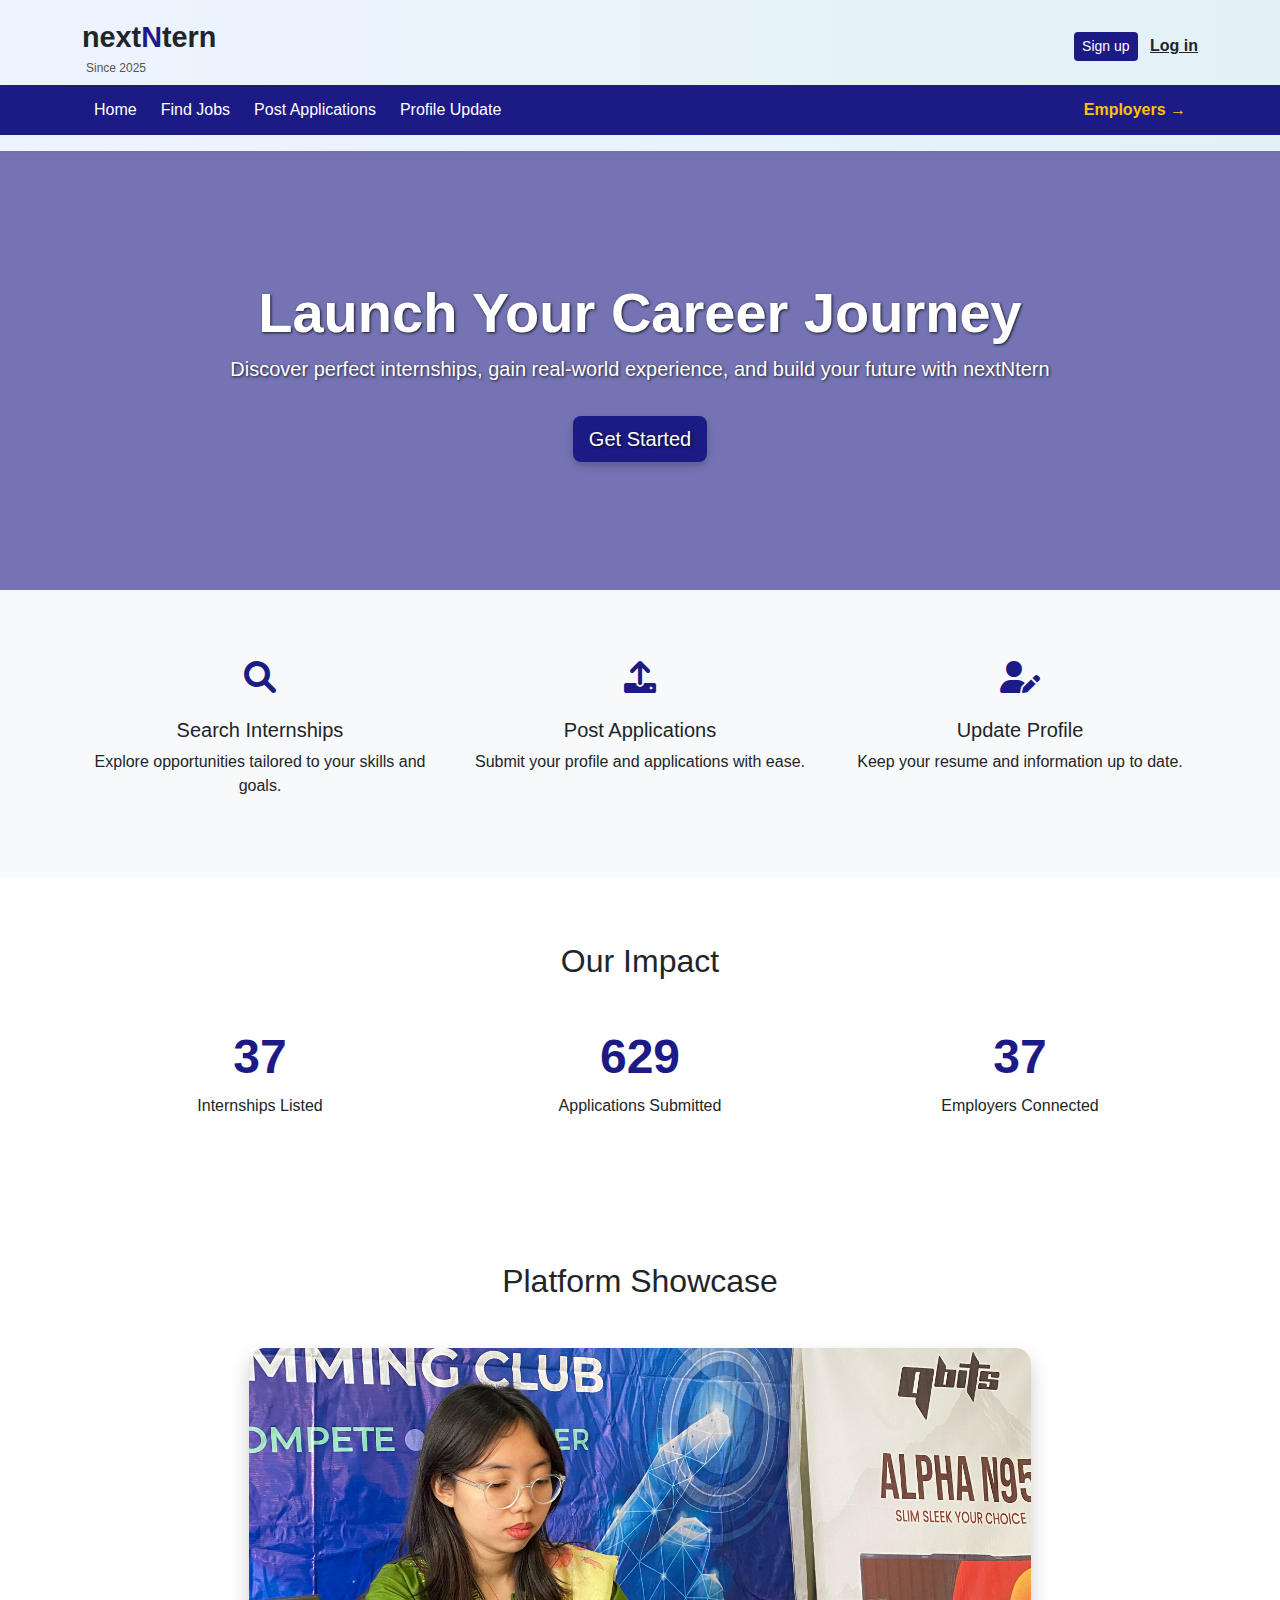
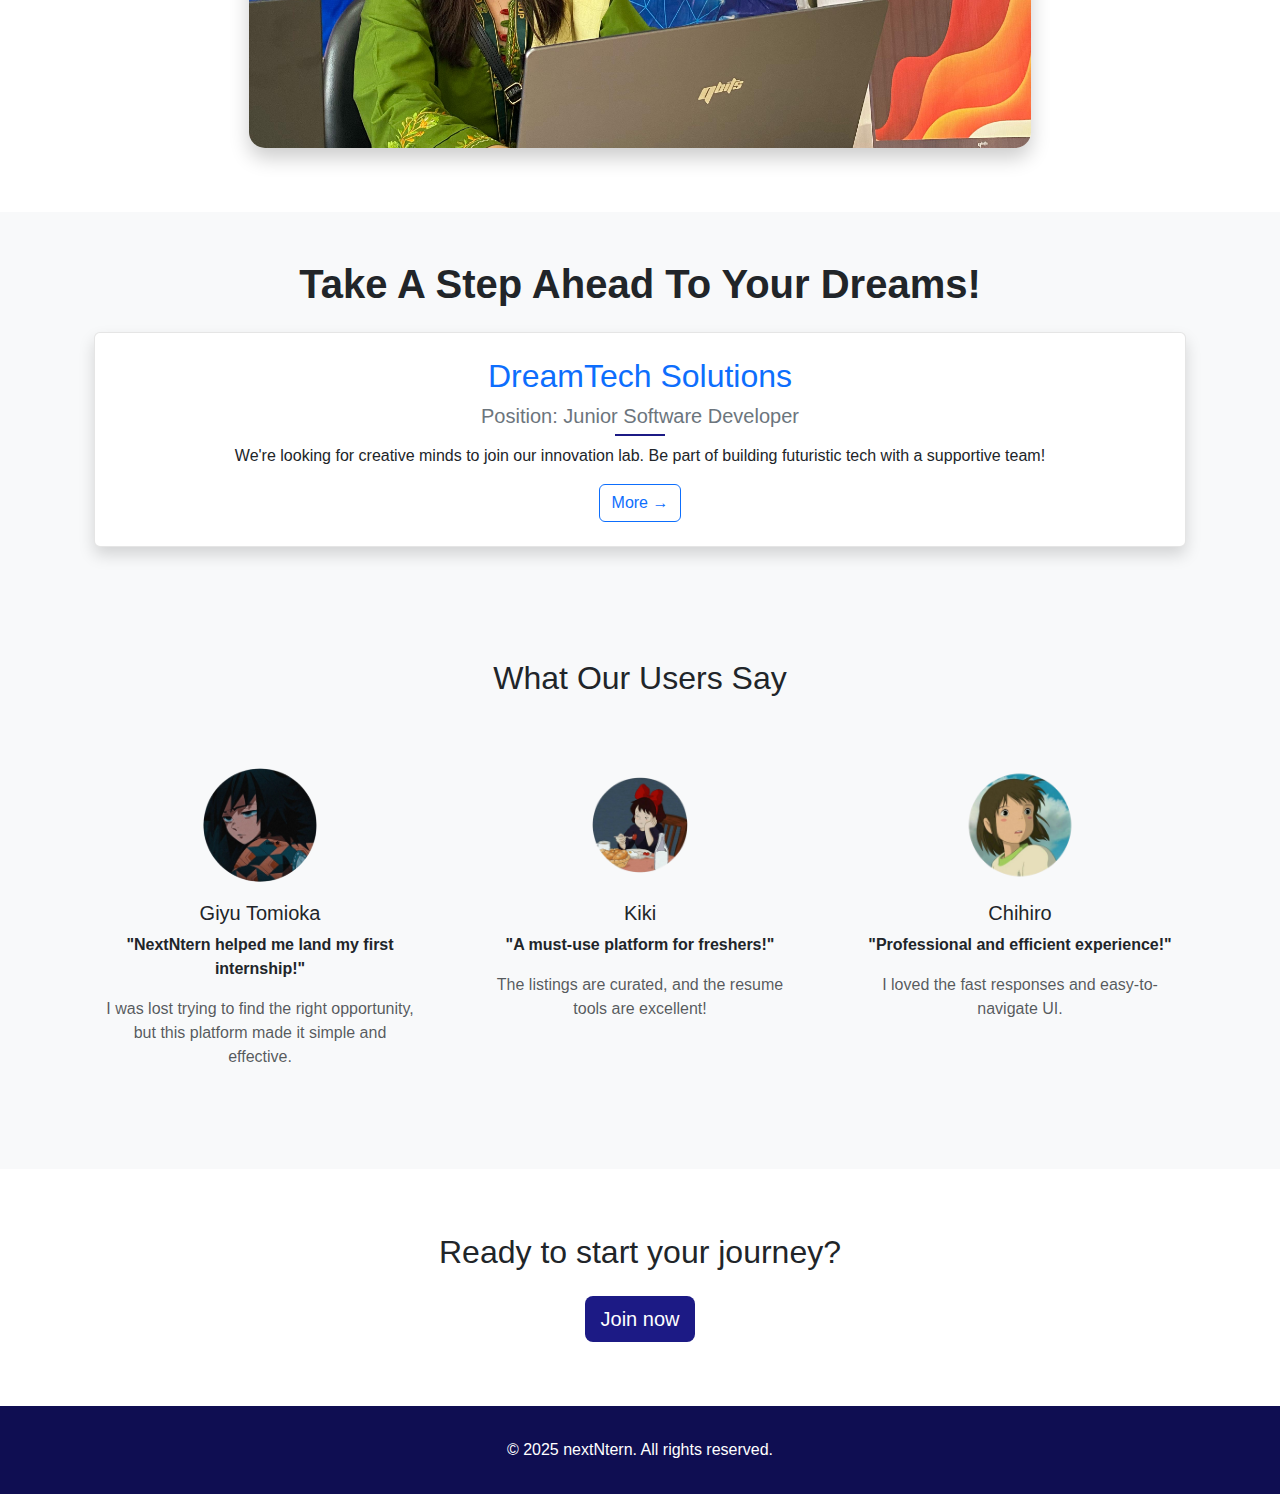
<file: homepage.html>
<!DOCTYPE html>
<html lang="en">

<head>
  <meta charset="UTF-8">
  <meta name="viewport" content="width=device-width, initial-scale=1.0">
  <title>nextNtern</title>
  <link href="https://cdn.jsdelivr.net/npm/bootstrap@5.3.0-alpha1/dist/css/bootstrap.min.css" rel="stylesheet">
  <link href="https://cdnjs.cloudflare.com/ajax/libs/font-awesome/6.0.0-beta3/css/all.min.css" rel="stylesheet">
  <link href="https://cdnjs.cloudflare.com/ajax/libs/animate.css/4.1.1/animate.min.css" rel="stylesheet">
  <style>
    body {
      font-family: 'Segoe UI', sans-serif;
      background-color: #f8f9fa;
      scroll-behavior: smooth;
    }

    header {
      background: linear-gradient(to right, #edf4ff, #e3f1f6);
      padding: 1rem 0;
      box-shadow: 0 2px 4px rgba(0, 0, 0, 0.05);
    }

    .navbar-brand {
      font-size: 1.8rem;
      font-weight: bold;
      transition: transform 0.3s ease;
    }

    .navbar-brand:hover {
      transform: scale(1.05);
    }

    .navbar-brand span {
      color: #1c1a85;
    }

    .subtext {
      font-size: 0.75rem;
      color: #555;
    }

    .nav-link {
      color: white !important;
      font-weight: 500;
      transition: all 0.3s ease-in-out;
      padding: 8px 12px !important;
    }

    .nav-item:hover {
      background-color: #2c2c6d;
      border-radius: 4px;
    }

    .nav-secondary {
      background-color: #1c1a85;
      padding: 0.3rem 0;
    }

    .employers-link {
      color: #ffc107 !important;
      font-weight: bold;
      position: relative;
    }

    .employers-link::after {
      content: '';
      position: absolute;
      width: 0;
      height: 2px;
      bottom: 0;
      left: 0;
      background-color: #ffc107;
      transition: width 0.3s ease;
    }

    .employers-link:hover::after {
      width: 100%;
    }

    .btn-custom {
      background-color: #1c1a85;
      color: white;
      border: none;
      transition: all 0.3s ease-in-out;
      position: relative;
      overflow: hidden;
    }

    .btn-custom:hover {
      background-color: #00b6c4;
      color: white;
      transform: translateY(-2px);
      box-shadow: 0 5px 15px rgba(0, 0, 0, 0.2);
    }

    .btn-custom:active {
      transform: translateY(0);
    }

    .btn-custom::after {
      content: '';
      position: absolute;
      top: 50%;
      left: 50%;
      width: 5px;
      height: 5px;
      background: rgba(255, 255, 255, 0.5);
      opacity: 0;
      border-radius: 100%;
      transform: scale(1, 1) translate(-50%);
      transform-origin: 50% 50%;
    }

    .btn-custom:focus:not(:active)::after {
      animation: ripple 1s ease-out;
    }

    @keyframes ripple {
      0% {
        transform: scale(0, 0);
        opacity: 0.5;
      }

      100% {
        transform: scale(20, 20);
        opacity: 0;
      }
    }

    .section {
      padding: 4rem 0;
    }

    .feature-icon {
      font-size: 2rem;
      color: #1c1a85;
      transition: transform 0.3s ease;
    }

    .feature-icon:hover {
      transform: scale(1.2) rotate(10deg);
    }

    .footer {
      background-color: #0f0e52;
      color: white;
      padding: 2rem 0;
      text-align: center;
    }

    .review img {
      width: 80px;
      height: 80px;
      object-fit: cover;
      border-radius: 50%;
      margin-bottom: 1rem;
      transition: all 0.3s ease;
      border: 3px solid transparent;
    }

    .review img:hover {
      transform: scale(1.1);
      border-color: #0b1542;
      box-shadow: 0 5px 15px rgba(0, 0, 0, 0.2);
    }

    .hero-section {
      background: url('https://images.unsplash.com/photo-1521791055366-0d553872125f?ixlib=rb-1.2.1&auto=format&fit=crop&w=1600&q=80') no-repeat center center/cover;
      color: white;
      text-shadow: 1px 1px 3px rgba(0, 0, 0, 0.8);
      padding: 8rem 0;
      position: relative;
    }

    .hero-section::before {
      content: "";
      position: absolute;
      top: 0;
      left: 0;
      width: 100%;
      height: 100%;
      background: rgba(28, 26, 133, 0.6);
      /* Dark blue overlay to improve text visibility */
      z-index: 0;
    }

    .hero-section .container {
      position: relative;
      z-index: 1;
    }

    .hero-section .btn {
      box-shadow: 0 4px 8px rgba(0, 0, 0, 0.2);
    }

    .tooltip-text {
      visibility: hidden;
      width: 180px;
      background-color: #555;
      color: #fff;
      text-align: center;
      border-radius: 6px;
      padding: 5px 0;
      position: absolute;
      z-index: 1;
      bottom: 125%;
      left: 50%;
      margin-left: -90px;
      opacity: 0;
      transition: opacity 0.3s;
    }

    .nav-item.position-relative:hover .tooltip-text {
      visibility: visible;
      opacity: 1;
    }

    .slider-container {
      position: relative;
      overflow: hidden;
      width: 70%;
      margin: 0 auto;
      border-radius: 10px;
      box-shadow: 0 10px 20px rgba(0, 0, 0, 0.2);
      transition: all 0.3s ease;
    }

    .slider-container:hover {
      transform: translateY(-5px);
      box-shadow: 0 15px 30px rgba(0, 0, 0, 0.3);
    }

    .slider-img {
      transition: opacity 0.5s ease-in-out;
      width: 100%;
      height: 400px;
      object-fit: cover;
    }

    .job-post {
      transition: all 0.3s ease;
      border: 1px solid rgba(0, 0, 0, 0.1);
    }

    .job-post:hover {
      transform: translateY(-5px);
      box-shadow: 0 10px 20px rgba(0, 0, 0, 0.1) !important;
      border-color: #1c1a85;
    }

    .company-name {
      transition: color 0.3s ease;
    }

    .job-post:hover .company-name {
      color: #00b6c4 !important;
    }

    .position {
      position: relative;
    }

    .position::after {
      content: '';
      position: absolute;
      width: 50px;
      height: 2px;
      background: #1c1a85;
      bottom: -8px;
      left: 50%;
      transform: translateX(-50%);
      transition: width 0.3s ease;
    }

    .job-post:hover .position::after {
      width: 100px;
    }

    .review {
      padding: 20px;
      border-radius: 10px;
      transition: all 0.3s ease;
    }

    .review:hover {
      background: white;
      box-shadow: 0 5px 15px rgba(0, 0, 0, 0.1);
      transform: translateY(-5px);
    }

    .counter {
      font-size: 3rem;
      color: #1c1a85;
      font-weight: bold;
    }

    .counter-container {
      transition: all 0.3s ease;
    }

    .counter-container:hover {
      transform: scale(1.05);
    }

    .fade-in {
      animation: fadeIn 1s ease-in;
    }

    @keyframes fadeIn {
      from {
        opacity: 0;
      }

      to {
        opacity: 1;
      }
    }

    .floating {
      animation: floating 3s ease-in-out infinite;
    }

    @keyframes floating {
      0% {
        transform: translateY(0px);
      }

      50% {
        transform: translateY(-10px);
      }

      100% {
        transform: translateY(0px);
      }
    }
  </style>
</head>

<body>

  <!-- Header -->
  <header class="animate__animated animate__fadeInDown">
    <div class="container">
      <div class="d-flex justify-content-between align-items-center mb-2">
        <div>
          <a class="navbar-brand text-dark" href="#">next<span>N</span>tern</a>
          <div class="subtext ms-1">Since 2025</div>
        </div>
        <div>
          <a href="Signup.html" class="btn btn-custom btn-sm me-2">Sign up</a>
          <a href="Login.html" class="text-dark fw-semibold">Log in</a>
        </div>
      </div>
    </div>
    <div class="nav-secondary">
      <div class="container">
        <ul class="nav">
          <li class="nav-item">
            <a class="nav-link" href="#">Home</a>
          </li>
          <li class="nav-item position-relative">
            <a class="nav-link" href="#" onclick="return false;">Find Jobs</a>
            <span class="tooltip-text">Please log in or Sign up</span>
          </li>
          <li class="nav-item position-relative">
            <a class="nav-link" href="#" onclick="return false;">Post Applications</a>
            <span class="tooltip-text">Please log in or Sign up</span>
          </li>
          <li class="nav-item position-relative">
            <a class="nav-link" href="#" onclick="return false;">Profile Update</a>
            <span class="tooltip-text">Please log in or Sign up</span>
          </li>
          <li class="nav-item ms-auto">
            <a class="nav-link employers-link" href="#">Employers →</a>
          </li>
        </ul>
      </div>
    </div>
  </header>

  <!-- Hero Section -->
  <section class="hero-section text-center">
    <div class="container">
      <h1 class="display-4 fw-bold animate__animated animate__fadeIn">Launch Your Career Journey</h1>
      <p class="lead animate__animated animate__fadeIn animate__delay-1s">Discover perfect internships, gain real-world
        experience, and build your future with nextNtern</p>
      <a href="Signup.html" class="btn btn-custom btn-lg mt-3 animate__animated animate__fadeIn animate__delay-2s">Get
        Started</a>
    </div>
  </section>

  <!-- Features Section -->
  <section class="section bg-light">
    <div class="container">
      <div class="row text-center">
        <div class="col-md-4 mb-4 mb-md-0">
          <div class="feature-icon mb-3 animate__animated animate__fadeInUp"><i class="fas fa-search"></i></div>
          <h5 class="animate__animated animate__fadeInUp animate__delay-1s">Search Internships</h5>
          <p class="animate__animated animate__fadeInUp animate__delay-1s">Explore opportunities tailored to your skills
            and goals.</p>
        </div>
        <div class="col-md-4 mb-4 mb-md-0">
          <div class="feature-icon mb-3 animate__animated animate__fadeInUp animate__delay-1s"><i
              class="fas fa-upload"></i></div>
          <h5 class="animate__animated animate__fadeInUp animate__delay-2s">Post Applications</h5>
          <p class="animate__animated animate__fadeInUp animate__delay-2s">Submit your profile and applications with
            ease.</p>
        </div>
        <div class="col-md-4">
          <div class="feature-icon mb-3 animate__animated animate__fadeInUp animate__delay-2s"><i
              class="fas fa-user-edit"></i></div>
          <h5 class="animate__animated animate__fadeInUp animate__delay-3s">Update Profile</h5>
          <p class="animate__animated animate__fadeInUp animate__delay-3s">Keep your resume and information up to date.
          </p>
        </div>
      </div>
    </div>
  </section>

  <!-- Achievements Section -->
  <section class="section bg-white text-center">
    <div class="container">
      <h2 class="mb-5 animate__animated animate__fadeIn">Our Impact</h2>
      <div class="row">
        <div class="col-md-4 mb-4 mb-md-0">
          <div class="counter-container">
            <h3 class="counter" data-target="100">0</h3>
            <p>Internships Listed</p>
          </div>
        </div>
        <div class="col-md-4 mb-4 mb-md-0">
          <div class="counter-container">
            <h3 class="counter" data-target="2500">0</h3>
            <p>Applications Submitted</p>
          </div>
        </div>
        <div class="col-md-4">
          <div class="counter-container">
            <h3 class="counter" data-target="70">0</h3>
            <p>Employers Connected</p>
          </div>
        </div>
      </div>
    </div>
  </section>

  <!-- Image Slider Section -->
  <section class="section bg-white text-center">
    <div class="container">
      <h2 class="mb-5 animate__animated animate__fadeIn">Platform Showcase</h2>
      <div class="slider-container mx-auto rounded-4 overflow-hidden">
        <img id="sliderImage" class="slider-img" src="images/img1.jpeg" alt="Feature Image">
      </div>
    </div>
  </section>

  <section class="job-post-section py-5 bg-light text-center">
    <div class="container px-4">
      <h1 class="mb-4 fw-bold animate__animated animate__fadeIn">Take A Step Ahead To Your Dreams!</h1>
      <div class="job-post bg-white shadow rounded p-4 mx-auto animate__animated animate__fadeInUp">
        <h2 class="company-name text-primary mb-2">DreamTech Solutions</h2>
        <h5 class="position text-secondary mb-3">Position: Junior Software Developer</h5>
        <p class="job-description mb-3">
          We're looking for creative minds to join our innovation lab.
          Be part of building futuristic tech with a supportive team!
        </p>
        <a href="job-details.html" class="btn btn-outline-primary">More →</a>
      </div>
    </div>
  </section>


  <!-- Reviews Section -->
  <section class="section bg-light text-center">
    <div class="container">
      <h2 class="mb-5 animate__animated animate__fadeIn">What Our Users Say</h2>
      <div class="row">
        <div class="col-md-4 mb-4 mb-md-0">
          <div class="review animate__animated animate__fadeInUp">
            <img src="images/giyu-removebg-preview.png" class="rounded-circle mb-3" style="width: 120px; height: 120px;"
              alt="...">
            <h5>Giyu Tomioka</h5>
            <p class="fw-semibold">"NextNtern helped me land my first internship!"</p>
            <p class="text-muted">I was lost trying to find the right opportunity, but this platform made it simple and
              effective.</p>
          </div>
        </div>
        <div class="col-md-4 mb-4 mb-md-0">
          <div class="review animate__animated animate__fadeInUp animate__delay-1s">
            <img src="images/kiki-removebg-preview.png" class="rounded-circle mb-3" style="width: 120px; height: 120px;"
              alt="...">
            <h5>Kiki</h5>
            <p class="fw-semibold">"A must-use platform for freshers!"</p>
            <p class="text-muted">The listings are curated, and the resume tools are excellent!</p>
          </div>
        </div>
        <div class="col-md-4">
          <div class="review animate__animated animate__fadeInUp animate__delay-2s">
            <img src="images/chi-removebg-preview.png" class="rounded-circle mb-3" style="width: 120px; height: 120px;"
              alt="...">
            <h5>Chihiro</h5>
            <p class="fw-semibold">"Professional and efficient experience!"</p>
            <p class="text-muted">I loved the fast responses and easy-to-navigate UI.</p>
          </div>
        </div>
      </div>
    </div>
  </section>

  <!-- CTA Section -->
  <section class="section bg-white text-center">
    <div class="container">
      <h2 class="animate__animated animate__fadeIn">Ready to start your journey?</h2>
      <a href="#" class="btn btn-custom btn-lg mt-3 animate__animated animate__pulse animate__infinite">Join now</a>
    </div>
  </section>

  <!-- Footer -->
  <footer class="footer animate__animated animate__fadeInUp">
    <div class="container">
      <p class="mb-0">&copy; 2025 nextNtern. All rights reserved.</p>
    </div>
  </footer>

  <!-- JavaScript -->
  <script src="https://cdn.jsdelivr.net/npm/bootstrap@5.3.0-alpha1/dist/js/bootstrap.bundle.min.js"></script>
  <script>
    // Fixed image slider
    const images = ['images/img1.jpeg', 'images/img2.jpeg', 'images/img4.jpeg']; // Add your images here
    let currentIndex = 0;
    const sliderImage = document.getElementById('sliderImage');

    function changeImage() {
      currentIndex = (currentIndex + 1) % images.length;
      sliderImage.style.opacity = 0;
      setTimeout(() => {
        sliderImage.src = images[currentIndex];
        sliderImage.style.opacity = 1;
      }, 500);
    }

    // Start the slider
    setInterval(changeImage, 3000); // Change image every 3 seconds

    // Counter animation
    const counters = document.querySelectorAll('.counter');
    const duration = 3000; // Total duration for each counter (3 seconds)

    counters.forEach(counter => {
      const updateCount = () => {
        const target = +counter.getAttribute('data-target');
        const count = +counter.innerText;
        const increment = target / (duration / 20); // Update every 20ms

        if (count < target) {
          counter.innerText = Math.ceil(count + increment);
          setTimeout(updateCount, 20);
        } else {
          counter.innerText = target + '+';
        }
      };
      updateCount();
    });

    /*// Start counter animation when scrolled to the section
     window.addEventListener('scroll', function() {
       const counterSection = document.querySelector('.counter');
       if(counterSection && isElementInViewport(counterSection)) {
         animateCounters();
         // Remove the event listener after animation starts
         window.removeEventListener('scroll', arguments.callee);
       }
     })
     
     function isElementInViewport(el) {
       const rect = el.getBoundingClientRect();
       return (
         rect.top >= 0 &&
         rect.left >= 0 &&
         rect.bottom <= (window.innerHeight || document.documentElement.clientHeight) &&
         rect.right <= (window.innerWidth || document.documentElement.clientWidth)
       );
     }*/

    // Initialize animations when page loads
    document.addEventListener('DOMContentLoaded', function () {
      // Add animation classes to elements
      const animateElements = document.querySelectorAll('.animate__animated');
      animateElements.forEach(el => {
        if (isElementInViewport(el)) {
          el.style.visibility = 'visible';
        } else {
          el.style.visibility = 'hidden';
        }
      });

      // Check if elements are in viewport on scroll
      window.addEventListener('scroll', function () {
        animateElements.forEach(el => {
          if (isElementInViewport(el)) {
            el.style.visibility = 'visible';
          }
        });
      });
    });
  </script>

</body>

</html>
</file>
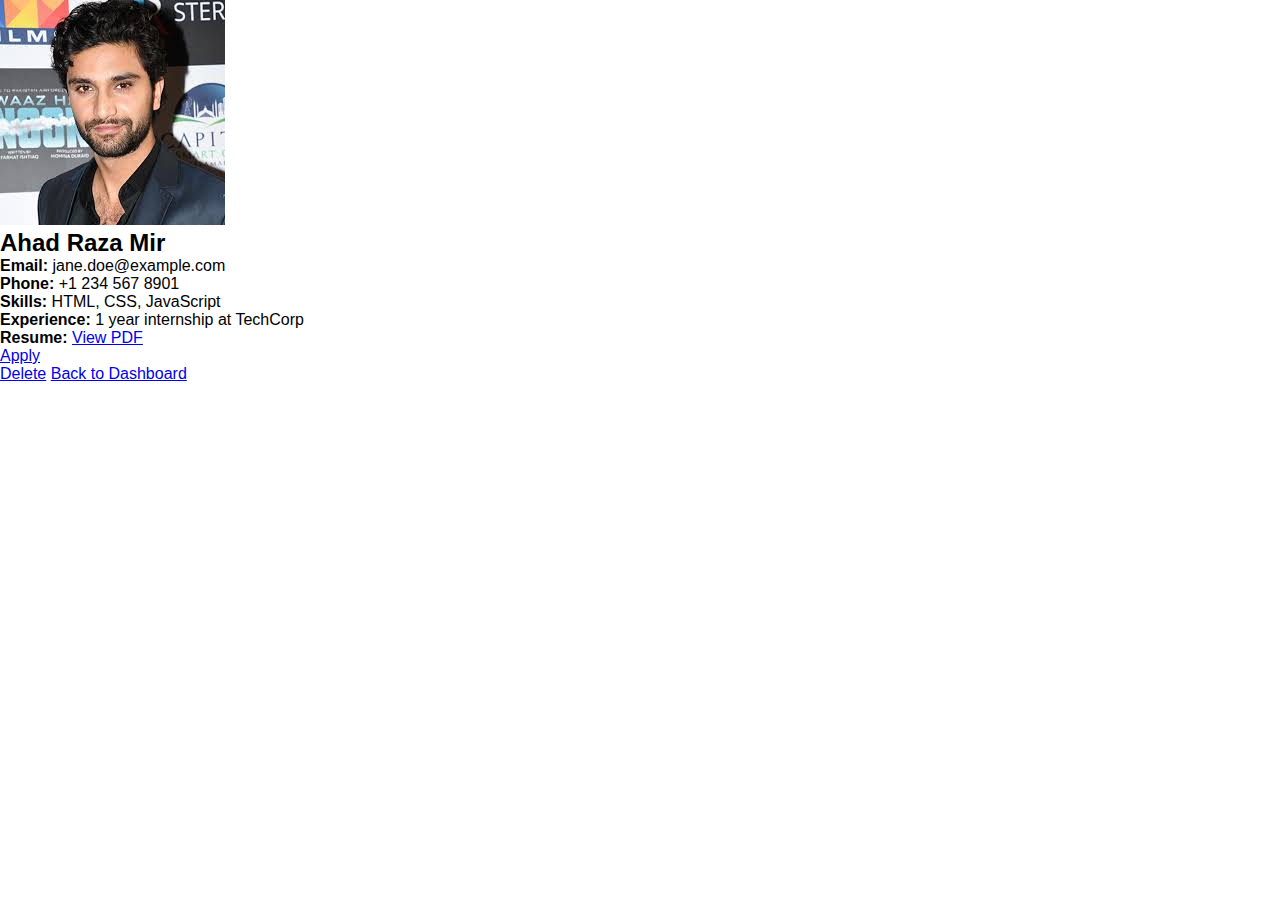
<file: intern_profile.html>
<!DOCTYPE html>
<html lang="en">

<head>
    <meta charset="UTF-8">
    <title>Intern Profile</title>
    <link rel="stylesheet" href="style.css">
</head>

<body>
    <div class="intern-container">
        <!-- Profile Picture Section -->
        <div class="photo-section">
            <img src="images/intern_photo.jpg" alt="Profile Picture" class="profile-pic">
        </div>

        <!-- Profile Info Section -->
        <div class="info-section editable-box">
            <h2 contenteditable="true">Ahad Raza Mir</h2>
            <p><strong>Email:</strong> <span contenteditable="true">jane.doe@example.com</span></p>
            <p><strong>Phone:</strong> <span contenteditable="true">+1 234 567 8901</span></p>
            <p><strong>Skills:</strong> <span contenteditable="true">HTML, CSS, JavaScript</span></p>
            <p><strong>Experience:</strong> <span contenteditable="true">1 year internship at TechCorp</span></p>
            <p><strong>Resume:</strong> <a href="uploads/resume-jane.pdf" target="_blank">View PDF</a></p>
        </div>

        <!-- Apply Button -->
        <div class="apply-section">
            <a href="#" class="btn btn-apply">Apply</a>
        </div>

        <!-- Delete & Back Buttons -->
        <div class="bottom-buttons">
            <a href="#" class="btn btn-delete">Delete</a>
            <a href="dashboard.html" class="btn btn-back">Back to Dashboard</a>
        </div>
    </div>
</body>

</html>
</file>
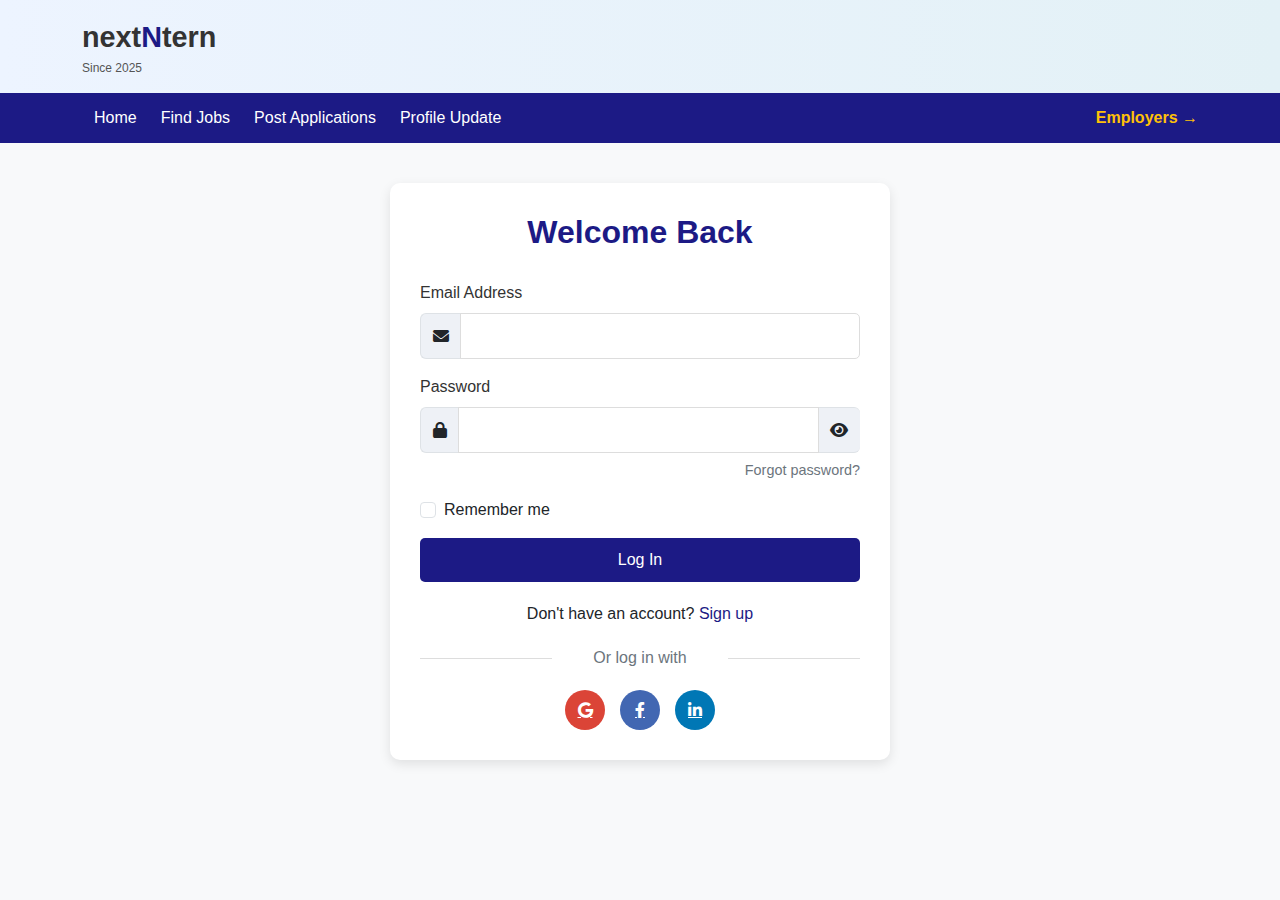
<file: Login.html>
<!DOCTYPE html>
<html lang="en">
<head>
  <meta charset="UTF-8">
  <meta name="viewport" content="width=device-width, initial-scale=1.0">
  <title>Login | nextNtern</title>
  <link href="https://cdn.jsdelivr.net/npm/bootstrap@5.3.0/dist/css/bootstrap.min.css" rel="stylesheet">
  <link href="https://cdnjs.cloudflare.com/ajax/libs/font-awesome/6.0.0-beta3/css/all.min.css" rel="stylesheet">
  <link href="https://cdnjs.cloudflare.com/ajax/libs/animate.css/4.1.1/animate.min.css" rel="stylesheet">
  <style>
    body {
      font-family: 'Segoe UI', sans-serif;
      background-color: #f8f9fa;
      scroll-behavior: smooth;
    }
    
    /* Header Styles */
    .top-header {
      background: linear-gradient(to right, #edf4ff, #e3f1f6);
      padding: 1rem 0;
      box-shadow: 0 2px 4px rgba(0, 0, 0, 0.05);
    }
    
    .logo-text {
      font-size: 1.8rem;
      font-weight: bold;
      color: #333;
      transition: transform 0.3s ease;
    }
    
    .logo-text:hover {
      transform: scale(1.05);
    }
    
    .logo-highlight {
      color: #1c1a85;
      font-weight: bold;
    }
    
    .subtext {
      font-size: 0.75rem;
      color: #555;
    }
    
    .main-nav {
      background-color: #1c1a85;
      padding: 0.3rem 0;
    }
    
    .main-nav .nav-links a {
      color: white !important;
      font-weight: 500;
      transition: all 0.3s ease-in-out;
      padding: 8px 12px !important;
      text-decoration: none;
    }
    
    .main-nav .nav-links a:hover {
      background-color: #2c2c6d;
      border-radius: 4px;
    }
    
  .employers-link {
      color: #ffc107 !important;
      font-weight: bold;
      position: relative;
      text-decoration: none;
    }
    .employers-link::after {
      content: '';
      position: absolute;
      width: 0;
      height: 2px;
      bottom: 0;
      left: 0;
      background-color: #ffc107;
      transition: width 0.3s ease;
    }
    .employers-link:hover::after {
      width: 100%;
    }
    /* Login Form Styles */
    .login-container {
      max-width: 500px;
      margin: 40px auto;
      background: white;
      border-radius: 10px;
      box-shadow: 0 4px 12px rgba(0, 0, 0, 0.1);
      padding: 30px;
    }
  
    
    .login-title {
      text-align: center;
      color: #1c1a85;
      margin-bottom: 30px;
      font-weight: bold;
    }
    
    .form-label {
      font-weight: 500;
      color: #333;
    }
    
    .form-control {
      border-radius: 5px;
      padding: 10px;
      border: 1px solid #ddd;
    }
    
    .form-control:focus {
      border-color: #1c1a85;
      box-shadow: 0 0 0 0.25rem rgba(28, 26, 133, 0.25);
    }
    
    .btn-login {
      background-color: #1c1a85;
      color: white;
      border: none;
      padding: 10px 20px;
      border-radius: 5px;
      font-weight: 500;
      transition: all 0.3s ease;
      width: 100%;
    }
    
    .btn-login:hover {
      background-color: #0f0e52;
      transform: translateY(-2px);
    }
    
    .register-link {
      text-align: center;
      margin-top: 20px;
    }
    
    .register-link a {
      color: #1c1a85;
      font-weight: 500;
      text-decoration: none;
    }
    
    .register-link a:hover {
      text-decoration: underline;
    }
    
    .input-group-text {
      background-color: #eef1f6;
      border-right: none;
    }
    
    .password-toggle {
      cursor: pointer;
      background-color: #eef1f6;
      border-left: none;
    }
    
    .forgot-password {
      text-align: right;
      margin-top: 5px;
    }
    
    .forgot-password a {
      color: #6c757d;
      text-decoration: none;
      font-size: 0.9rem;
    }
    
    .forgot-password a:hover {
      color: #1c1a85;
      text-decoration: underline;
    }
    
    .social-login {
      margin-top: 20px;
      text-align: center;
    }
    
    .social-login p {
      color: #6c757d;
      position: relative;
      margin-bottom: 20px;
    }
    
    .social-login p::before,
    .social-login p::after {
      content: "";
      position: absolute;
      height: 1px;
      width: 30%;
      background-color: #ddd;
      top: 50%;
    }
    
    .social-login p::before {
      left: 0;
    }
    
    .social-login p::after {
      right: 0;
    }
    
    .social-icons {
      display: flex;
      justify-content: center;
      gap: 15px;
    }
    
    .social-icon {
      width: 40px;
      height: 40px;
      border-radius: 50%;
      display: flex;
      align-items: center;
      justify-content: center;
      color: white;
      transition: all 0.3s ease;
    }
    
    .social-icon:hover {
      transform: translateY(-3px);
    }
    
    .google {
      background-color: #DB4437;
    }
    
    .facebook {
      background-color: #4267B2;
    }
    
    .linkedin {
      background-color: #0077B5;
    }
  </style>
</head>
<body>

<!-- Header -->
<header class="animate__animated animate__fadeInDown">
  <div class="top-header">
    <div class="container">
      <div class="d-flex justify-content-between align-items-center">
        <div class="d-flex flex-column">
          <div class="brand">
            <span class="logo-text">next<span class="logo-highlight">N</span>tern</span>
          </div>
          <small class="subtext">Since 2025</small>
        </div>
      </div>
    </div>
  </div>

  <div class="main-nav">
    <div class="container">
      <div class="d-flex justify-content-between align-items-center">
        <div class="nav-links d-flex">
          <a href="#">Home</a>
          <a href="#" onclick="alert('Please log in first'); return false;">Find Jobs</a>
          <a href="#" onclick="alert('Please log in first'); return false;">Post Applications</a>
          <a href="#" onclick="alert('Please log in first'); return false;">Profile Update</a>
        </div>
        <div>
          <a href="#" class="employers-link">Employers →</a>
        </div>
      </div>
    </div>
  </div>
</header>

<!-- Login Form -->
<div class="login-container animate__animated animate__fadeIn">
  <h2 class="login-title">Welcome Back</h2>
  
  <form id="loginForm">
    <div class="mb-3">
      <label for="loginEmail" class="form-label">Email Address</label>
      <div class="input-group">
        <span class="input-group-text"><i class="fas fa-envelope"></i></span>
        <input type="email" class="form-control" id="loginEmail" required>
      </div>
    </div>
    
    <div class="mb-3">
      <label for="loginPassword" class="form-label">Password</label>
      <div class="input-group">
        <span class="input-group-text"><i class="fas fa-lock"></i></span>
        <input type="password" class="form-control" id="loginPassword" required>
        <span class="input-group-text password-toggle" id="toggleLoginPassword">
          <i class="fas fa-eye"></i>
        </span>
      </div>
      <div class="forgot-password">
        <a href="forgot-password.html">Forgot password?</a>
      </div>
    </div>
    
    <div class="mb-3 form-check">
      <input type="checkbox" class="form-check-input" id="rememberMe">
      <label class="form-check-label" for="rememberMe">Remember me</label>
    </div>
    
    <button type="submit" class="btn btn-login">Log In</button>
    
    <div class="register-link">
      Don't have an account? <a href="register.html">Sign up</a>
    </div>
    
    <div class="social-login">
      <p>Or log in with</p>
      <div class="social-icons">
        <a href="#" class="social-icon google">
          <i class="fab fa-google"></i>
        </a>
        <a href="#" class="social-icon facebook">
          <i class="fab fa-facebook-f"></i>
        </a>
        <a href="#" class="social-icon linkedin">
          <i class="fab fa-linkedin-in"></i>
        </a>
      </div>
    </div>
  </form>
</div>

<script src="https://cdn.jsdelivr.net/npm/bootstrap@5.3.0/dist/js/bootstrap.bundle.min.js"></script>
<script>
  // Toggle password visibility
  document.getElementById('toggleLoginPassword').addEventListener('click', function() {
    const passwordInput = document.getElementById('loginPassword');
    const icon = this.querySelector('i');
    
    if (passwordInput.type === 'password') {
      passwordInput.type = 'text';
      icon.classList.remove('fa-eye');
      icon.classList.add('fa-eye-slash');
    } else {
      passwordInput.type = 'password';
      icon.classList.remove('fa-eye-slash');
      icon.classList.add('fa-eye');
    }
  });
  
  // Form submission
  document.getElementById('loginForm').addEventListener('submit', function(e) {
    e.preventDefault();
    
    // Basic validation
    const email = document.getElementById('loginEmail').value;
    const password = document.getElementById('loginPassword').value;
    
    if (!email || !password) {
      alert('Please fill in all fields');
      return;
    }
    
    // If validation passes, you would typically send data to server here
    alert('Login successful! Redirecting to dashboard...');
    // window.location.href = 'dashboard.html'; // Uncomment to redirect
  });
</script>
</body>
</html>
</file>
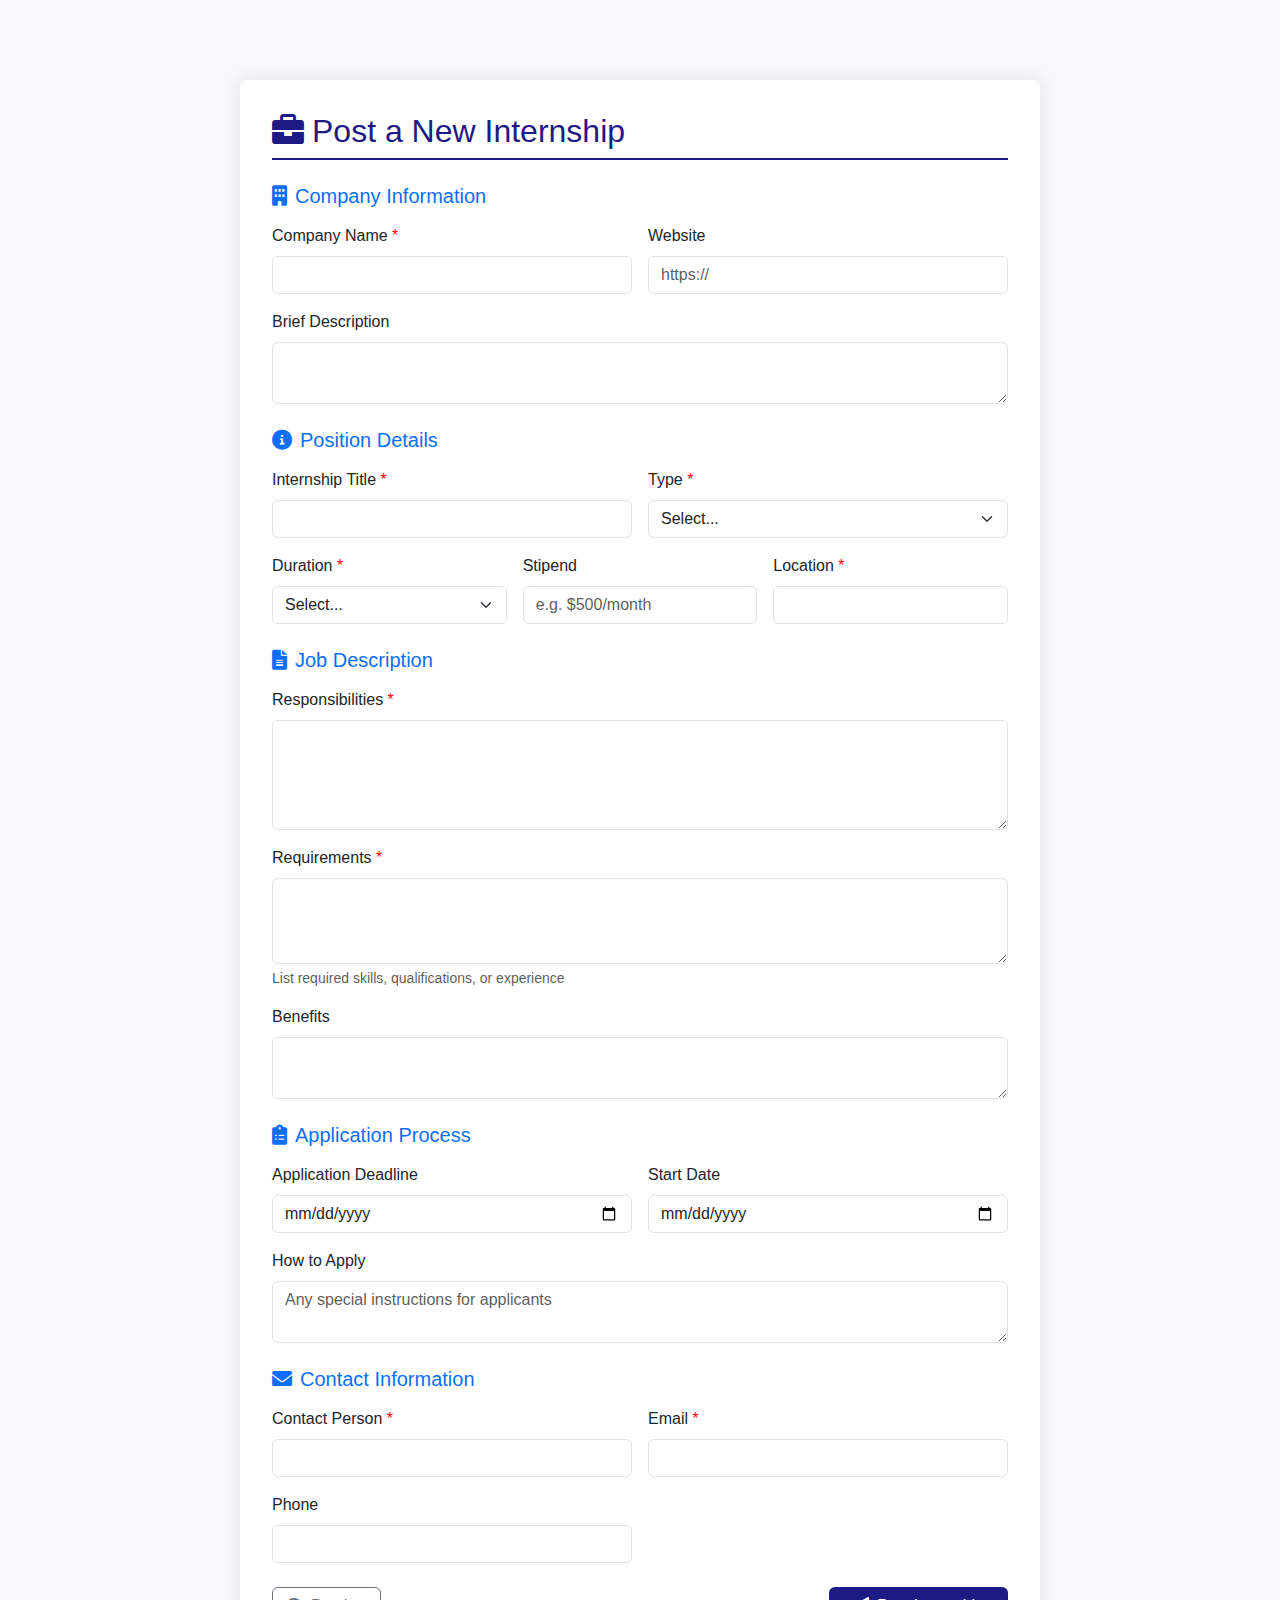
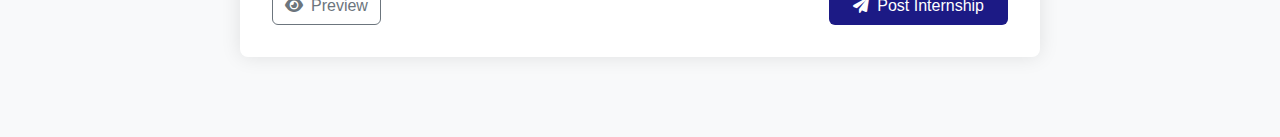
<file: post a job.html>
<!DOCTYPE html>
<html lang="en">
<head>
  <meta charset="UTF-8">
  <meta name="viewport" content="width=device-width, initial-scale=1.0">
  <title>Post Job - nextNtern</title>
  <link href="https://cdn.jsdelivr.net/npm/bootstrap@5.3.0-alpha1/dist/css/bootstrap.min.css" rel="stylesheet">
  <link href="https://cdnjs.cloudflare.com/ajax/libs/font-awesome/6.0.0-beta3/css/all.min.css" rel="stylesheet">
  <style>
    body {
      font-family: 'Segoe UI', sans-serif;
      background-color: #f8f9fa;
    }
    .form-container {
      max-width: 800px;
      margin: 2rem auto;
      background: white;
      padding: 2rem;
      border-radius: 8px;
      box-shadow: 0 0 20px rgba(0,0,0,0.1);
    }
    .form-header {
      color: #1c1a85;
      border-bottom: 2px solid #1c1a85;
      padding-bottom: 0.5rem;
      margin-bottom: 1.5rem;
    }
    .btn-custom {
      background-color: #1c1a85;
      color: white;
      border: none;
    }
    .btn-custom:hover {
      background-color: #00b6c4;
      color: white;
    }
    .required:after {
      content: " *";
      color: red;
    }
  </style>
</head>
<body>
  <div class="container py-5">
    <div class="form-container">
      <h2 class="form-header"><i class="fas fa-briefcase me-2"></i>Post a New Internship</h2>
      
      <form id="jobPostForm">
        <!-- Company Information -->
        <div class="mb-4">
          <h5 class="mb-3 text-primary"><i class="fas fa-building me-2"></i>Company Information</h5>
          <div class="row g-3">
            <div class="col-md-6">
              <label for="companyName" class="form-label required">Company Name</label>
              <input type="text" class="form-control" id="companyName" required>
            </div>
            <div class="col-md-6">
              <label for="companyWebsite" class="form-label">Website</label>
              <input type="url" class="form-control" id="companyWebsite" placeholder="https://">
            </div>
            <div class="col-12">
              <label for="companyDescription" class="form-label">Brief Description</label>
              <textarea class="form-control" id="companyDescription" rows="2"></textarea>
            </div>
          </div>
        </div>
        
        <!-- Position Details -->
        <div class="mb-4">
          <h5 class="mb-3 text-primary"><i class="fas fa-info-circle me-2"></i>Position Details</h5>
          <div class="row g-3">
            <div class="col-md-6">
              <label for="jobTitle" class="form-label required">Internship Title</label>
              <input type="text" class="form-control" id="jobTitle" required>
            </div>
            <div class="col-md-6">
              <label for="jobType" class="form-label required">Type</label>
              <select class="form-select" id="jobType" required>
                <option value="">Select...</option>
                <option value="Full-time">Full-time</option>
                <option value="Part-time">Part-time</option>
                <option value="Remote">Remote</option>
                <option value="Hybrid">Hybrid</option>
              </select>
            </div>
            <div class="col-md-4">
              <label for="duration" class="form-label required">Duration</label>
              <select class="form-select" id="duration" required>
                <option value="">Select...</option>
                <option value="1-3 months">1-3 months</option>
                <option value="3-6 months">3-6 months</option>
                <option value="6-12 months">6-12 months</option>
              </select>
            </div>
            <div class="col-md-4">
              <label for="stipend" class="form-label">Stipend</label>
              <input type="text" class="form-control" id="stipend" placeholder="e.g. $500/month">
            </div>
            <div class="col-md-4">
              <label for="location" class="form-label required">Location</label>
              <input type="text" class="form-control" id="location" required>
            </div>
          </div>
        </div>
        
        <!-- Job Description -->
        <div class="mb-4">
          <h5 class="mb-3 text-primary"><i class="fas fa-file-alt me-2"></i>Job Description</h5>
          <div class="mb-3">
            <label for="jobDescription" class="form-label required">Responsibilities</label>
            <textarea class="form-control" id="jobDescription" rows="4" required></textarea>
          </div>
          <div class="mb-3">
            <label for="requirements" class="form-label required">Requirements</label>
            <textarea class="form-control" id="requirements" rows="3" required></textarea>
            <div class="form-text">List required skills, qualifications, or experience</div>
          </div>
          <div class="mb-3">
            <label for="benefits" class="form-label">Benefits</label>
            <textarea class="form-control" id="benefits" rows="2"></textarea>
          </div>
        </div>
        
        <!-- Application Process -->
        <div class="mb-4">
          <h5 class="mb-3 text-primary"><i class="fas fa-clipboard-list me-2"></i>Application Process</h5>
          <div class="row g-3">
            <div class="col-md-6">
              <label for="deadline" class="form-label">Application Deadline</label>
              <input type="date" class="form-control" id="deadline">
            </div>
            <div class="col-md-6">
              <label for="startDate" class="form-label">Start Date</label>
              <input type="date" class="form-control" id="startDate">
            </div>
            <div class="col-12">
              <label for="applicationMethod" class="form-label">How to Apply</label>
              <textarea class="form-control" id="applicationMethod" rows="2" placeholder="Any special instructions for applicants"></textarea>
            </div>
          </div>
        </div>
        
        <!-- Contact Information -->
        <div class="mb-4">
          <h5 class="mb-3 text-primary"><i class="fas fa-envelope me-2"></i>Contact Information</h5>
          <div class="row g-3">
            <div class="col-md-6">
              <label for="contactName" class="form-label required">Contact Person</label>
              <input type="text" class="form-control" id="contactName" required>
            </div>
            <div class="col-md-6">
              <label for="contactEmail" class="form-label required">Email</label>
              <input type="email" class="form-control" id="contactEmail" required>
            </div>
            <div class="col-md-6">
              <label for="contactPhone" class="form-label">Phone</label>
              <input type="tel" class="form-control" id="contactPhone">
            </div>
          </div>
        </div>
        
        <div class="d-flex justify-content-between mt-4">
          <button type="button" class="btn btn-outline-secondary">
            <i class="fas fa-eye me-2"></i>Preview
          </button>
          <button type="submit" class="btn btn-custom px-4">
            <i class="fas fa-paper-plane me-2"></i>Post Internship
          </button>
        </div>
      </form>
    </div>
  </div>

  <script src="https://cdn.jsdelivr.net/npm/bootstrap@5.3.0-alpha1/dist/js/bootstrap.bundle.min.js"></script>
  <script>
    document.getElementById('jobPostForm').addEventListener('submit', function(e) {
      e.preventDefault();
      alert('Internship posted successfully!');
      // Here you would typically submit the form data to your server
    });
  </script>
</body>
</html>
</file>
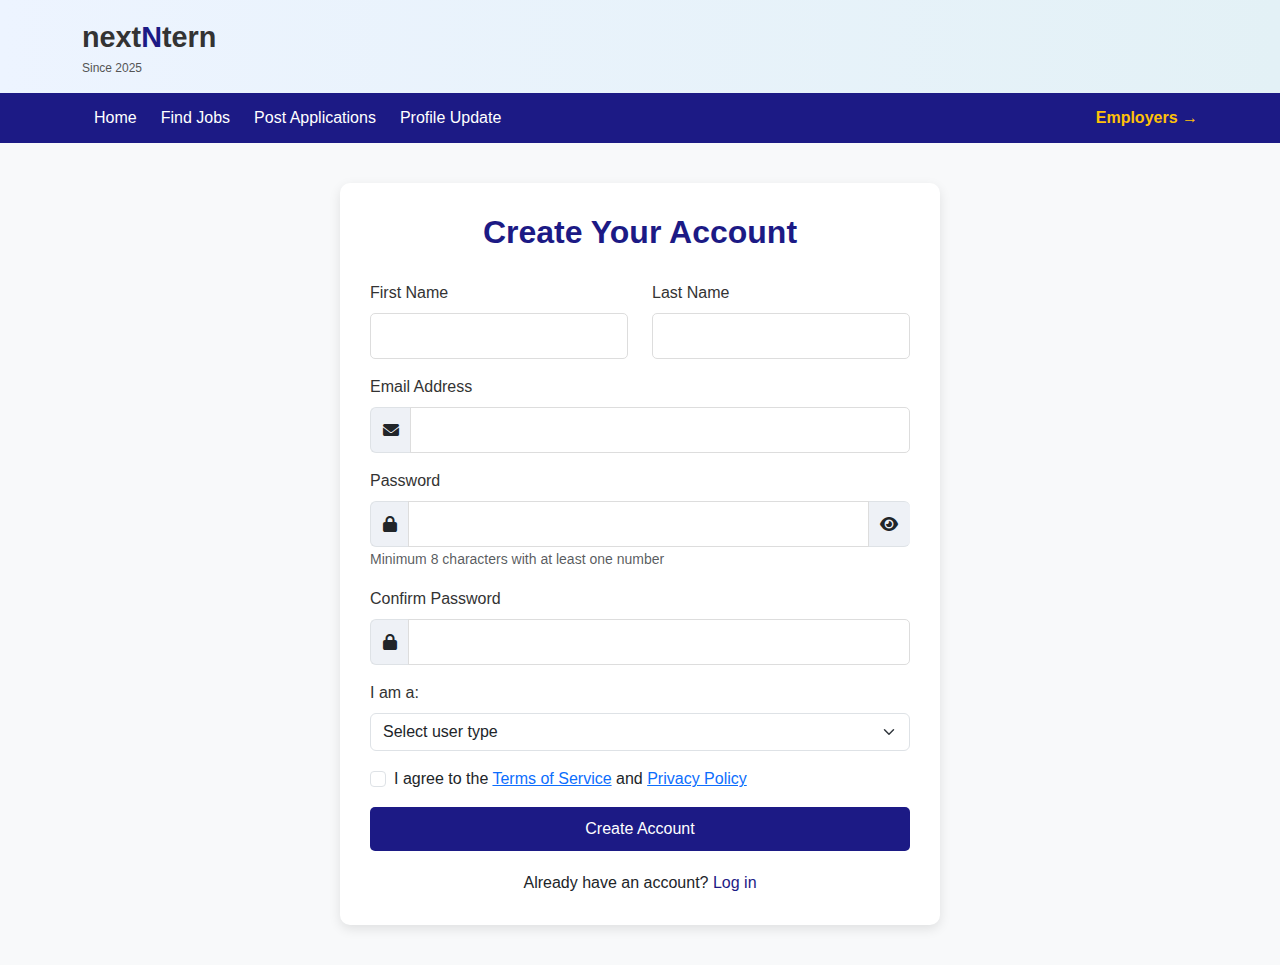
<file: Signup.html>
<!DOCTYPE html>
<html lang="en">
<head>
  <meta charset="UTF-8">
  <meta name="viewport" content="width=device-width, initial-scale=1.0">
  <title>Sign Up | nextNtern</title>
  <link href="https://cdn.jsdelivr.net/npm/bootstrap@5.3.0/dist/css/bootstrap.min.css" rel="stylesheet">
  <link href="https://cdnjs.cloudflare.com/ajax/libs/font-awesome/6.0.0-beta3/css/all.min.css" rel="stylesheet">
  <link href="https://cdnjs.cloudflare.com/ajax/libs/animate.css/4.1.1/animate.min.css" rel="stylesheet">
  <style>
    body {
      font-family: 'Segoe UI', sans-serif;
      background-color: #f8f9fa;
      scroll-behavior: smooth;
    }
    
    /* Header Styles */
    .top-header {
      background: linear-gradient(to right, #edf4ff, #e3f1f6);
      padding: 1rem 0;
      box-shadow: 0 2px 4px rgba(0, 0, 0, 0.05);
    }
    
    .logo-text {
      font-size: 1.8rem;
      font-weight: bold;
      color: #333;
      transition: transform 0.3s ease;
    }
    
    .logo-text:hover {
      transform: scale(1.05);
    }
    
    .logo-highlight {
      color: #1c1a85;
      font-weight: bold;
    }
    
    .subtext {
      font-size: 0.75rem;
      color: #555;
    }
    
    .main-nav {
      background-color: #1c1a85;
      padding: 0.3rem 0;
    }
    
    .main-nav .nav-links a {
      color: white !important;
      font-weight: 500;
      transition: all 0.3s ease-in-out;
      padding: 8px 12px !important;
      text-decoration: none;
    }
    
    .main-nav .nav-links a:hover {
      background-color: #2c2c6d;
      border-radius: 4px;
    }
    
    .employers-link {
      color: #ffc107 !important;
      font-weight: bold;
      position: relative;
      text-decoration: none;
    }
    .employers-link::after {
      content: '';
      position: absolute;
      width: 0;
      height: 2px;
      bottom: 0;
      left: 0;
      background-color: #ffc107;
      transition: width 0.3s ease;
    }
    .employers-link:hover::after {
      width: 100%;
    }
    /* Registration Form Styles */
    .registration-container {
      max-width: 600px;
      margin: 40px auto;
      background: white;
      border-radius: 10px;
      box-shadow: 0 4px 12px rgba(0, 0, 0, 0.1);
      padding: 30px;
    }
    
    .registration-title {
      text-align: center;
      color: #1c1a85;
      margin-bottom: 30px;
      font-weight: bold;
    }
    
    .form-label {
      font-weight: 500;
      color: #333;
    }
    
    .form-control {
      border-radius: 5px;
      padding: 10px;
      border: 1px solid #ddd;
    }
    
    .form-control:focus {
      border-color: #1c1a85;
      box-shadow: 0 0 0 0.25rem rgba(28, 26, 133, 0.25);
    }
    
    .btn-register {
      background-color: #1c1a85;
      color: white;
      border: none;
      padding: 10px 20px;
      border-radius: 5px;
      font-weight: 500;
      transition: all 0.3s ease;
      width: 100%;
    }
    
    .btn-register:hover {
      background-color: #0f0e52;
      transform: translateY(-2px);
    }
    
    .login-link {
      text-align: center;
      margin-top: 20px;
    }
    
    .login-link a {
      color: #1c1a85;
      font-weight: 500;
      text-decoration: none;
    }
    
    .login-link a:hover {
      text-decoration: underline;
    }
    
    .input-group-text {
      background-color: #eef1f6;
      border-right: none;
    }
    
    .password-toggle {
      cursor: pointer;
      background-color: #eef1f6;
      border-left: none;
    }
    
    .form-check-input:checked {
      background-color: #1c1a85;
      border-color: #1c1a85;
    }
  </style>
</head>
<body>

<!-- Header -->
<header class="animate__animated animate__fadeInDown">
  <div class="top-header">
    <div class="container">
      <div class="d-flex justify-content-between align-items-center">
        <div class="d-flex flex-column">
          <div class="brand">
            <span class="logo-text">next<span class="logo-highlight">N</span>tern</span>
          </div>
          <small class="subtext">Since 2025</small>
        </div>
      </div>
    </div>
  </div>

  <div class="main-nav">
    <div class="container">
      <div class="d-flex justify-content-between align-items-center">
        <div class="nav-links d-flex">
          <a href="#">Home</a>
          <a href="#" onclick="alert('Please log in or Sign up'); return false;">Find Jobs</a>
          <a href="#" onclick="alert('Please log in or Sign up'); return false;">Post Applications</a>
          <a href="#" onclick="alert('Please log in or Sign up'); return false;">Profile Update</a>
        </div>
        <div>
          <a href="#" class="employers-link">Employers →</a>
        </div>
      </div>
    </div>
  </div>
</header>

<!-- Registration Form -->
<div class="registration-container animate__animated animate__fadeIn">
  <h2 class="registration-title">Create Your Account</h2>
  
  <form id="registrationForm">
    <div class="row mb-3">
      <div class="col-md-6 mb-3 mb-md-0">
        <label for="firstName" class="form-label">First Name</label>
        <input type="text" class="form-control" id="firstName" required>
      </div>
      <div class="col-md-6">
        <label for="lastName" class="form-label">Last Name</label>
        <input type="text" class="form-control" id="lastName" required>
      </div>
    </div>
    
    <div class="mb-3">
      <label for="email" class="form-label">Email Address</label>
      <div class="input-group">
        <span class="input-group-text"><i class="fas fa-envelope"></i></span>
        <input type="email" class="form-control" id="email" required>
      </div>
    </div>
    
    <div class="mb-3">
      <label for="password" class="form-label">Password</label>
      <div class="input-group">
        <span class="input-group-text"><i class="fas fa-lock"></i></span>
        <input type="password" class="form-control" id="password" required>
        <span class="input-group-text password-toggle" id="togglePassword">
          <i class="fas fa-eye"></i>
        </span>
      </div>
      <small class="text-muted">Minimum 8 characters with at least one number</small>
    </div>
    
    <div class="mb-3">
      <label for="confirmPassword" class="form-label">Confirm Password</label>
      <div class="input-group">
        <span class="input-group-text"><i class="fas fa-lock"></i></span>
        <input type="password" class="form-control" id="confirmPassword" required>
      </div>
    </div>
    
    <div class="mb-3">
      <label for="userType" class="form-label">I am a:</label>
      <select class="form-select" id="userType" required>
        <option value="" selected disabled>Select user type</option>
        <option value="student">Student/Job Seeker</option>
        <option value="employer">Employer</option>
      </select>
    </div>
    
    <div class="mb-3 form-check">
      <input type="checkbox" class="form-check-input" id="termsCheck" required>
      <label class="form-check-label" for="termsCheck">I agree to the <a href="#">Terms of Service</a> and <a href="#">Privacy Policy</a></label>
    </div>
    
    <button type="submit" class="btn btn-register">Create Account</button>
    
    <div class="login-link">
      Already have an account? <a href="login.html">Log in</a>
    </div>
  </form>
</div>

<script src="https://cdn.jsdelivr.net/npm/bootstrap@5.3.0/dist/js/bootstrap.bundle.min.js"></script>
<script>
  // Toggle password visibility
  document.getElementById('togglePassword').addEventListener('click', function() {
    const passwordInput = document.getElementById('password');
    const icon = this.querySelector('i');
    
    if (passwordInput.type === 'password') {
      passwordInput.type = 'text';
      icon.classList.remove('fa-eye');
      icon.classList.add('fa-eye-slash');
    } else {
      passwordInput.type = 'password';
      icon.classList.remove('fa-eye-slash');
      icon.classList.add('fa-eye');
    }
  });
  
  // Form submission
  document.getElementById('registrationForm').addEventListener('submit', function(e) {
    e.preventDefault();
    
    // Basic validation
    const password = document.getElementById('password').value;
    const confirmPassword = document.getElementById('confirmPassword').value;
    
    if (password !== confirmPassword) {
      alert('Passwords do not match!');
      return;
    }
    
    if (password.length < 8 || !/\d/.test(password)) {
      alert('Password must be at least 8 characters long and contain at least one number');
      return;
    }
    
    // If validation passes, you would typically send data to server here
    alert('Registration successful! Redirecting to dashboard...');
    // window.location.href = 'dashboard.html'; // Uncomment to redirect
  });
</script>
</body>
</html>
</file>
<file: style.css>
* {
    margin: 0;
    padding: 0;
    box-sizing: border-box;
  }
  
  body {
    font-family: Arial, sans-serif;
  }
  
  .header {
    width: 100%;
    background-color: aliceblue;
    font-size: 20px;
  }
  
  .top-bar {
    display: flex;
    justify-content: space-between;
    align-items: center;
    padding: 15px 20px;
  }
  
  .logo {
    display: flex;
    flex-direction: column;
    font-weight: bold;
    color: #0d0c49;
  }
  
  .logo-text {
    font-size: 32px;
    letter-spacing: 2px;
  }
  
  .circle {
    display: inline-block;
    color: #00b6c4;
  }
  
  .years {
    font-size: 12px;
    text-align: center;
  }
  
  .auth-buttons button {
    display: inline-block;
    margin-left: 10px;
    padding: 6px 14px;
    border: none;
    border-radius: 4px;
    font-weight: bold;
    cursor: pointer;
  }
  
  .sign-up {
    background-color: #1c1a85;
    color: white;
    font-size: 14px;
  }
  
  .log-in {
    border: 1px solid #1c1a85;
    color: #1c1a85;
    background-color: transparent;
    font-size: 14px;
  }
  
  .nav-bar {
    background-color:#1c1a85;
    display: flex;
    gap: 30px;
    padding: 10px 20px;
    font-size: 18px;
    justify-content: space-between;
    align-items: center;
    
  }
  
  .nav-bar a {
    color: white;
    text-decoration: none;
  }

  .nav-bar a:hover {
    color: white;
    text-decoration: underline;
    cursor: pointer;
  }
  
  .employers-link {
    margin-left: auto;
    color: #2e004f;
    font-weight: bold;
  }
  


  .main-content {
    position: relative;
    display: flex;
    width: 100%;
    height: 60vh;
    background-color: transparent; /* remove aliceblue to let image show */
    gap: 600px;
    align-items: center;
    overflow: hidden; /* hides the overflow of the blur */
    z-index: 1; /* ensure content stays above background */
  }
  
  .main-content::before {
    content: "";
    position: absolute;
    top: 0;
    left: 0;
    width: 100%;
    height: 100%;
    background-image: url('images/OIP\ \(1\).jpg'); /* replace with your image path */
    background-size: cover;
    background-position: center;
    filter: blur(8px);
    z-index: -1; /* send it behind the content */
  }
  
  /* Left side image */
.img_div {
  margin-left: 5rem;
    
    /* width: 50%; */
    height: 100%;
    object-fit: cover;
  }
  
  /* Right side text section */
  .text-section {
    /* width: 50%; */
    /* padding: 60px; */
    /* background-color: aliceblue; */
    /* display: flex; */
    /* flex-direction: column; */
    /* justify-content: center; */
    /* text-align: center; */
    color: black;
    margin-top: 40px;
  }
  
  .text-section .intro-heading {
    font-size: 50px;
    margin-bottom: 10px;
    
  }
  
  .text-section .main-heading {
    font-size: 40px;
    font-weight: normal;
    margin-bottom: 10px;
  }
  
  .text-section p {
    font-size: 16px;
    line-height: 1.6;
    margin-bottom: 10px;
    max-width: 400px;
    align-self: flex-end;
  }
  
  .btn-primary {
    padding: 8px 16px;
    border: none;
    background-color: #1c1a85;
    color: white;
    cursor: pointer;
    border-radius: 4px;
    align-self: flex-end;
    text-align:center;
    margin-bottom: 50px;
  }




/* FEATURES SECTION */
.features-section {
    padding: 60px 40px;
    background-color: aliceblue; 
  }
  
  .features-container {
    display: flex;
    justify-content: space-between;
    align-items: center;
    gap: 40px;
  }
  
 
  .features-text {
    flex: 1;
  }
  
  .features-title {
    font-family: 'Georgia', serif; 
    font-weight: bold;
    font-size: 36px;
    margin-bottom: 30px;
    color: #1c1a85;
    text-align: center;
  }
  
  .features-list {
    list-style: none;
    display: flex;
    flex-direction: column;
    gap: 20px;
    text-align: center;
  }
  
  .features-list li {
    background-color: white;
    padding: 15px 20px;
    border-radius: 12px;
    box-shadow: 0 4px 12px rgba(0, 0, 0, 0.1);
    font-size: 16px;
    color: #333;
  }
  
  
  .slider-container {
    flex: 1;
    height: 500px;
    position: relative;
    overflow: hidden;
    border-radius: 12px;
    box-shadow: 0 4px 12px rgba(0, 0, 0, 0.15);
  }
  
  .slider-img {
    width: 100%;
    height: 100%;
    object-fit: cover;
    transition: opacity 1s ease-in-out;
  }
  

  .job-post-section {
    background-color: aliceblue;
    padding: 60px 20px;
    display: flex;
    justify-content: center;
    text-align: center;
  }
  
  .job-post {
    background-color: white;
    padding: 30px;
    border-radius: 12px;
    box-shadow: 0 4px 12px rgba(0, 0, 0, 0.1);
    max-width: 600px;
    width: 100%;
    position: relative;
    text-align: center;
  }

  .job-post-wrapper {
    display: flex;
    flex-direction: column;
    align-items: center;
    text-align: center;
    font-size: 28px;
    font-weight: 600px;
    color:#1c1a85;
    padding-bottom: 20px;
  }
  
  .job-post-section h1 {
    margin-bottom: 30px; 
  }
  
  .company-name {
    font-size: 24px;
    font-weight: 800;
    color: #1c1a85;
    margin-bottom: 10px;
  }

  .position {
    font-size: 16px;
    color: #333;
  }
  
  .job-description {
    font-size: 16px;
    color: #333;
    line-height: 1.5;
    margin-bottom: 40px;
  }
  
  .more-link {
    position: absolute;
    right: 30px;
    bottom: 30px;
    font-size: 14px;
    text-decoration: none;
    color: #1c1a85;
    font-weight: bold;
  }
  
  .more-link:hover {
    text-decoration: underline;
  }
  

  .achievements-section {
    padding: 40px 20px;
    background-color: white;
    text-align: center;
  }
  
  .achievements-title {
    font-size: 40px;
    color: #1c1a85;
    margin-bottom: 30px;
    text-decoration: none;
    font-weight: 800;
  }
  
  .achievements {
    display: flex;
    flex-wrap: wrap;
    justify-content: center;
    gap: 20px;
  }
  
  .achievement-box {
    background-color: white;
    border-radius: 12px;
    box-shadow: 0 4px 10px rgba(0, 0, 0, 0.1);
    padding: 20px;
    max-width: 250px;
    flex: 1 1 200px;
    transition: transform 0.3s ease;
  }
  
  .achievement-box:hover {
    transform: translateY(-5px);
  }
  
  .achievement-box h2 {
    color: #1c1a85;
    font-size: 24px;
    margin-bottom: 10px;
  }
  
  .achievement-box p {
    font-size: 14px;
    color: #555;
  }
  
  #reviews {
    background-color: #f4faff; 
    padding: 60px 20px;
  }
  
  .review-title h1 {
    font-size: 50px;
    text-align: center;
    color: #1c1a85;
    padding-top: 20px;
}

.review-title .line {
    width:150px;
    height:4px;
    border:10px;
    background: #1c1a85;
    margin:auto;
}


.reviews {
    margin-top: 40px;
    display:flex;
    justify-content: center;
    gap:16px;
    flex-wrap: wrap;
    
}

.review {
    width: 350px;

}

.review h3 {
    width: 350px;
    color: #0a0944;
    text-align: center;
    padding-top: 10px;

}

.review .highlight {
    font-weight: bold;
    font-style: oblique;
    font-size: 16px;
    text-align: center;
    color: rgb(78, 77, 77);
}

.review .normal {
    font-size: 14px;
    text-align: center;
    color: black;
    margin-top: 5px;
}
.review img {
    width: 200px;              
    height: 200px;             
    object-fit: cover;         
    border-radius: 50%;        
    display: block;            
    margin: 0 auto;            
    transition: transform 0.3s ease;
}
.review img:hover {
    transform: scale(1.05);
    
}


.footer {
    background-color: #2c3e50;
    color: #ecf0f1;
    padding: 20px 20px;
    font-family: Arial, sans-serif;
    
  }
  
  .footer-content {
    display: flex;
    flex-wrap: wrap;
    justify-content: space-between;
    gap: 30px;

    
  }
  
  .footer-about,
  .footer-contact,
  .footer-suggestion {
    flex: 1;
    min-width: 250px;
    margin: 20px;
  }
  
  .footer h3 {
    margin-bottom: 10px;
  }
  
  .footer p {
    margin: 5px 0;
  }
  
  .footer-suggestion form {
    display: flex;
    flex-direction: column;
  }
  
  .footer-suggestion textarea {
    resize: vertical;
    height: 80px;
    margin-bottom: 10px;
    padding: 10px;
    border: none;
    border-radius: 5px;
  }
  
  .footer-suggestion button {
    align-self: flex-start;
    background-color: #3498db;
    color: white;
    border: none;
    padding: 8px 16px;
    border-radius: 5px;
    cursor: pointer;
  }
  
  .footer-suggestion button:hover {
    background-color: #2980b9;
  }
  
  .footer-bottom {
    text-align: center;
    margin-top: 20px;
    border-top: 1px solid #7f8c8d;
   /* padding-bottom: 10px;*/
    padding-top: 20px;
  }
</file>
